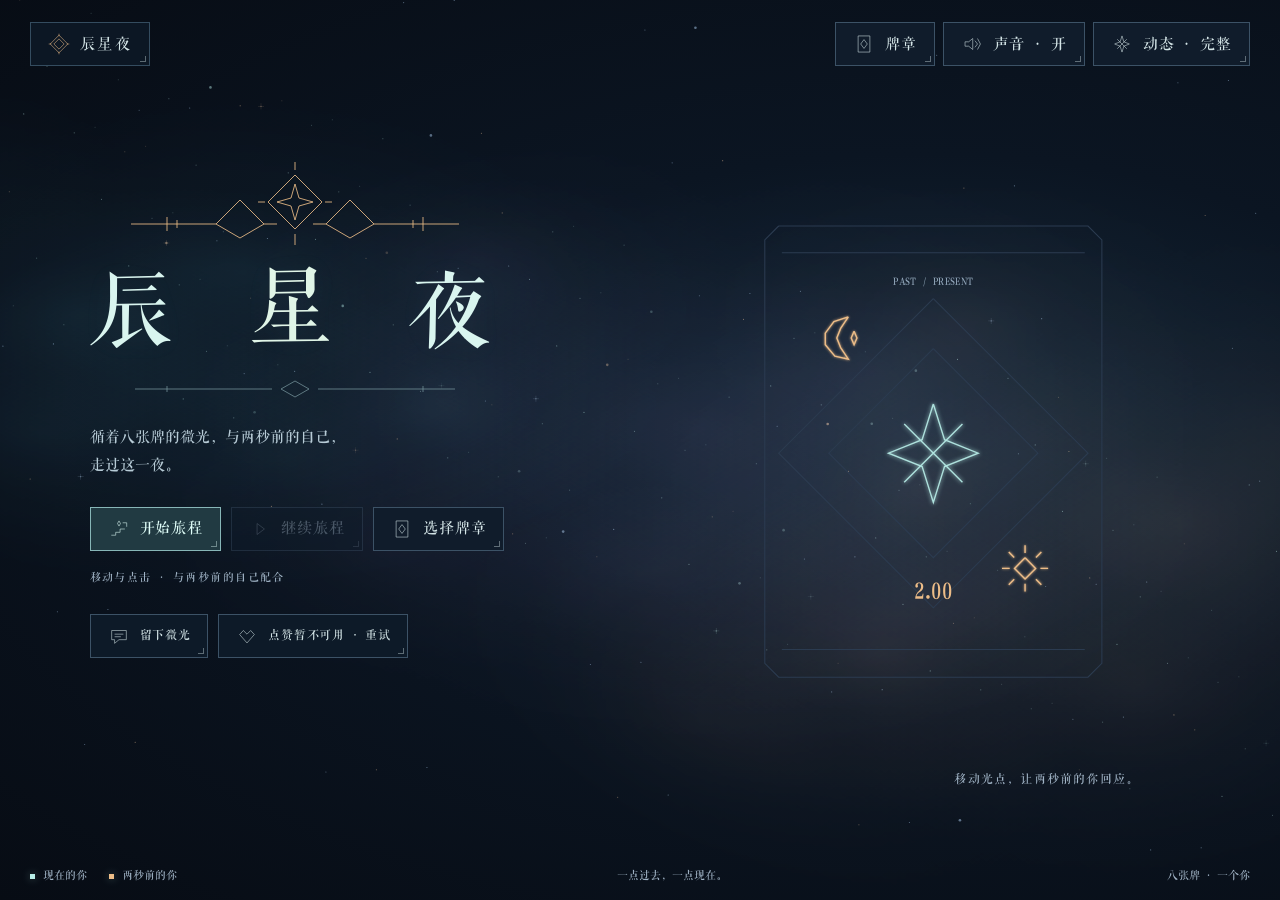
<file: index.html>
<!doctype html>
<html lang="zh-CN">
<head>
  <meta charset="UTF-8">
  <meta name="viewport" content="width=device-width,initial-scale=1,viewport-fit=cover">
  <meta name="theme-color" content="#090f19">
  <meta name="description" content="循着八张牌的微光，与两秒前的自己，走过这一夜。一个关于成长与接纳的鼠标解谜游戏。">
  <title>辰星夜 · 与过去的自己，共赴星夜</title>
  <link rel="stylesheet" href="style.css">
  <link rel="preload" href="assets/FZfont140.TTF" as="font" type="font/ttf" crossorigin>
</head>
<body>
<main id="app">
  <canvas id="canvas" aria-label="青色是现在，暖金重播两秒前的动作。停留多久，影子就停留多久；安排移动与交接，让两个自己合作。"></canvas>
  <header class="topbar">
    <button id="home" class="wordmark" data-symbol="世界">辰星夜</button>
    <nav aria-label="设置"><button id="levelsButton" data-symbol="chapters">牌章</button><button id="sound" data-symbol="sound" aria-pressed="false"><span id="soundLabel">声音 · 开</span></button><button id="motion" data-symbol="星星" aria-pressed="false"><span id="motionLabel">动态 · 完整</span></button></nav>
  </header>
  <section id="titleScreen" class="title-screen screen">
    <div class="title-copy">
      <div class="title-logo">
        <svg class="title-crown" viewBox="0 0 360 86" aria-hidden="true"><path d="M16 62H101L125 38L149 62H162 M198 62H211L235 38L259 62H344 M101 62L125 76L149 62 M211 62L235 76L259 62 M153 40L180 13L207 40L180 67Z M180 0V8 M180 72V83 M143 40H150 M210 40H217 M180 22L184 36L198 40L184 44L180 58L176 44L162 40L176 36Z M52 55V69 M62 58V66 M298 58V66 M308 55V69"/></svg>
        <h1 aria-label="辰星夜"><span>辰</span><span class="title-star">星</span><span>夜</span></h1>
        <svg class="title-rule" viewBox="0 0 360 20" aria-hidden="true"><path d="M20 10H157 M203 10H340 M166 10L180 2L194 10L180 18Z M52 7V13 M308 7V13"/></svg>
      </div>
      <p class="intro">循着八张牌的微光，与两秒前的自己，<br>走过这一夜。</p>
      <div class="title-actions"><button id="start" class="primary" data-symbol="愚者">开始旅程</button><button id="continueGame" data-symbol="continue" disabled><span id="continueLabel">继续旅程</span></button><button id="titleLevels" data-symbol="chapters">选择牌章</button></div>
      <p id="inputNote" class="micro">移动与点击 · 与两秒前的自己配合</p>
      <div class="community-actions"><button id="commentsButton" data-symbol="message">留下微光</button><button id="likeButton" data-symbol="like" aria-pressed="false"><span id="likeLabel">点赞 · 暂未开放</span></button></div>
    </div>
    <p class="title-note">移动光点，让两秒前的你回应。</p>
  </section>
  <section id="gameHeading" class="game-heading" hidden><span id="levelNumber" class="level-number"></span><div><h1 id="levelTitle"></h1><p id="levelTheme"></p><p id="levelTask" class="task"></p></div><span id="phaseLabel" class="phase-label"></span></section>
  <section id="gameBottom" class="game-bottom" hidden><p id="status" role="status"></p><div class="button-row"><button id="undo" data-symbol="back" disabled>撤回一步</button><button id="release" data-symbol="月亮"><span id="releaseLabel">重建回声</span></button><button id="hintButton" data-symbol="星星" hidden>启示</button><button id="pause" data-symbol="pause">暂停</button></div></section>
  <aside id="hint" class="hint-panel" hidden><h2>夜的启示</h2><p id="hintText"></p><div class="button-row"><button id="hintNext" data-symbol="continue">展示下一步</button><button id="closeHint" data-symbol="close">收起</button></div></aside>
  <section id="pauseScreen" class="screen centered scrim" hidden aria-labelledby="pauseTitle"><div class="ritual-panel"><div class="panel-sigil" data-symbol="月亮"></div><h2 id="pauseTitle">时间，停在这里。</h2><p>过去的你会等你回来。<br>继续后，光点会回到刚才的位置。</p><div class="stack"><button id="resume" class="primary" data-symbol="continue">继续旅程</button><button id="pauseRetry" data-symbol="retry">重置谜题</button><button id="pauseHome" data-symbol="back">返回首页</button></div></div></section>
  <section id="completeScreen" class="screen centered scrim" hidden aria-labelledby="completeTitle"><div class="ritual-panel"><div id="completeSigil" class="panel-sigil"></div><h2 id="completeTitle"></h2><p id="completeText"></p><button id="next" class="primary" data-symbol="continue"><span id="nextLabel">翻开下一张牌</span></button></div></section>
  <section id="endingScreen" class="screen centered scrim" hidden aria-labelledby="endingTitle"><div class="ritual-panel ending"><div class="duet-mark"><i></i><i></i></div><h2 id="endingTitle">原来，你一直都在。</h2><p>不必抹去走过的弯路，<br>也不必成为另一个人。<br>过去与现在，都是完整的你。</p><div id="collected" class="collected"></div><div class="button-row"><button id="again" class="primary" data-symbol="愚者">再走一程</button><button id="endingHome" data-symbol="back">返回首页</button></div></div></section>
  <section id="levelMenu" class="screen chapter-screen scrim" hidden aria-labelledby="chaptersTitle"><div class="chapter-header"><div><h2 id="chaptersTitle">今夜的八张牌</h2><p>从愚者的出发，到世界的回环。已抵达的牌章，随时重温。</p></div><button id="closeLevels" data-symbol="back">返回</button></div><div id="levelItems" class="chapter-grid"></div></section>
  <section id="community" class="screen community-screen scrim" hidden aria-labelledby="communityTitle"><div class="community-panel"><div class="chapter-header"><div><h2 id="communityTitle">留下微光</h2><p>把此刻想说的话，留给下一个路过的人。</p></div><button id="closeCommunity" data-symbol="close">返回</button></div><p id="communityStatus" class="service-status" role="status">正在连接夜色里的留言……</p><form id="commentForm"><label for="nickname">称呼 <small>可选 · 最多 16 字</small></label><input id="nickname" name="nickname" maxlength="32" autocomplete="nickname" placeholder="一位过客"><label for="commentBody">留言 <small>最多 300 字 · 提交后公开可见</small></label><textarea id="commentBody" name="body" rows="3" maxlength="600" required placeholder="此刻，你想留下什么？"></textarea><button id="submitComment" type="submit" class="primary" data-symbol="message">送出微光</button></form><div id="commentList" class="comment-list" aria-label="公开留言，可上下滚动" tabindex="0"></div><button id="moreComments" data-symbol="continue" hidden>更多留言</button></div></section>
  <section id="touchControls" class="touch-controls" hidden aria-label="触屏游戏控制"><button id="touchPad" type="button" class="touch-pad" aria-label="光域：滑动移动，轻点确认"><span data-symbol="世界"></span><span>滑动移动 · 轻点确认</span><small>无需按住 · 也可轻触场景选路</small></button></section>
  <footer><div class="legend"><span><i class="now"></i>现在的你</span><span><i class="echo"></i>两秒前的你</span></div><span id="footerText">一点过去，一点现在。</span><span>八张牌 · 一个你</span></footer>
</main>
<div id="virtualCursor" aria-hidden="true"><i></i></div>
<noscript>这个游戏需要 JavaScript。请使用桌面或手机浏览器打开。</noscript>
<script src="rules.js"></script><script src="core.js"></script><script src="symbols.js"></script><script src="render.js"></script><script src="community-config.js"></script><script src="community.js"></script><script src="music.js"></script><script src="app.js"></script>
</body>
</html>
</file>
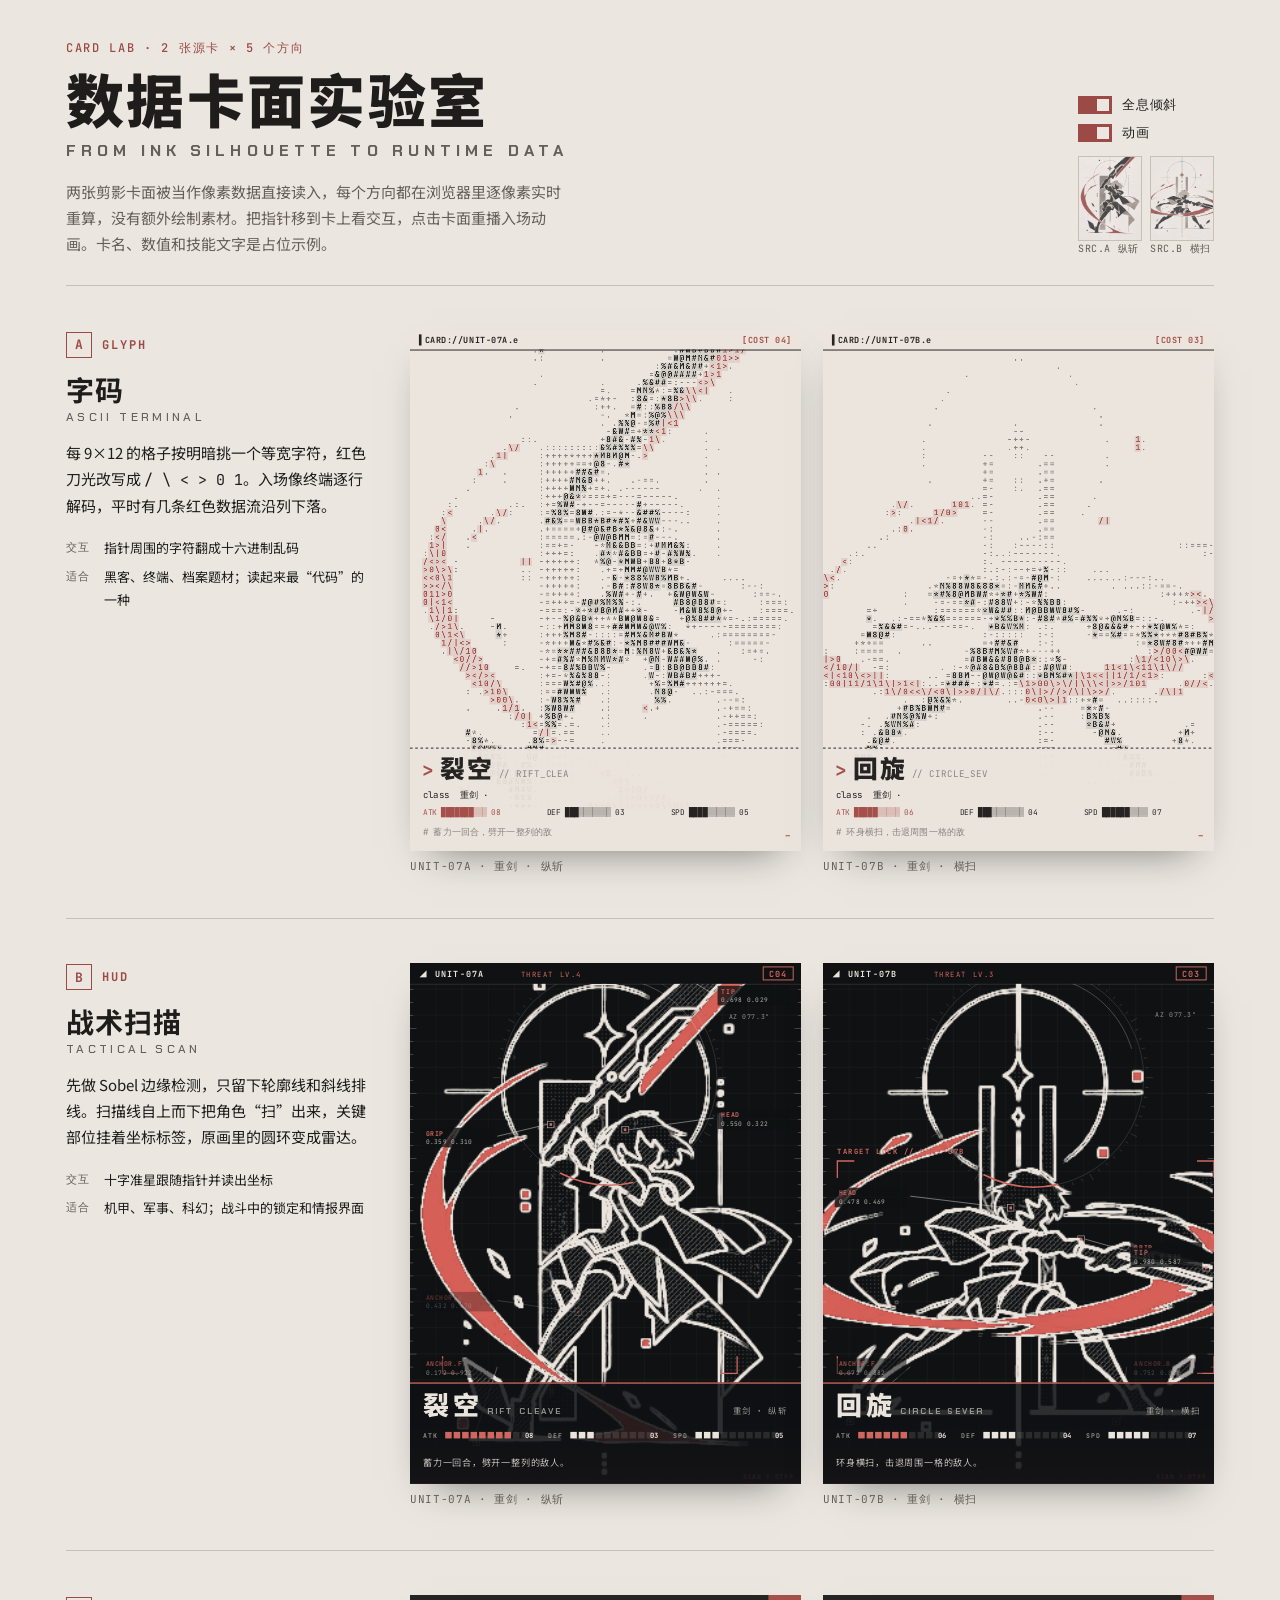
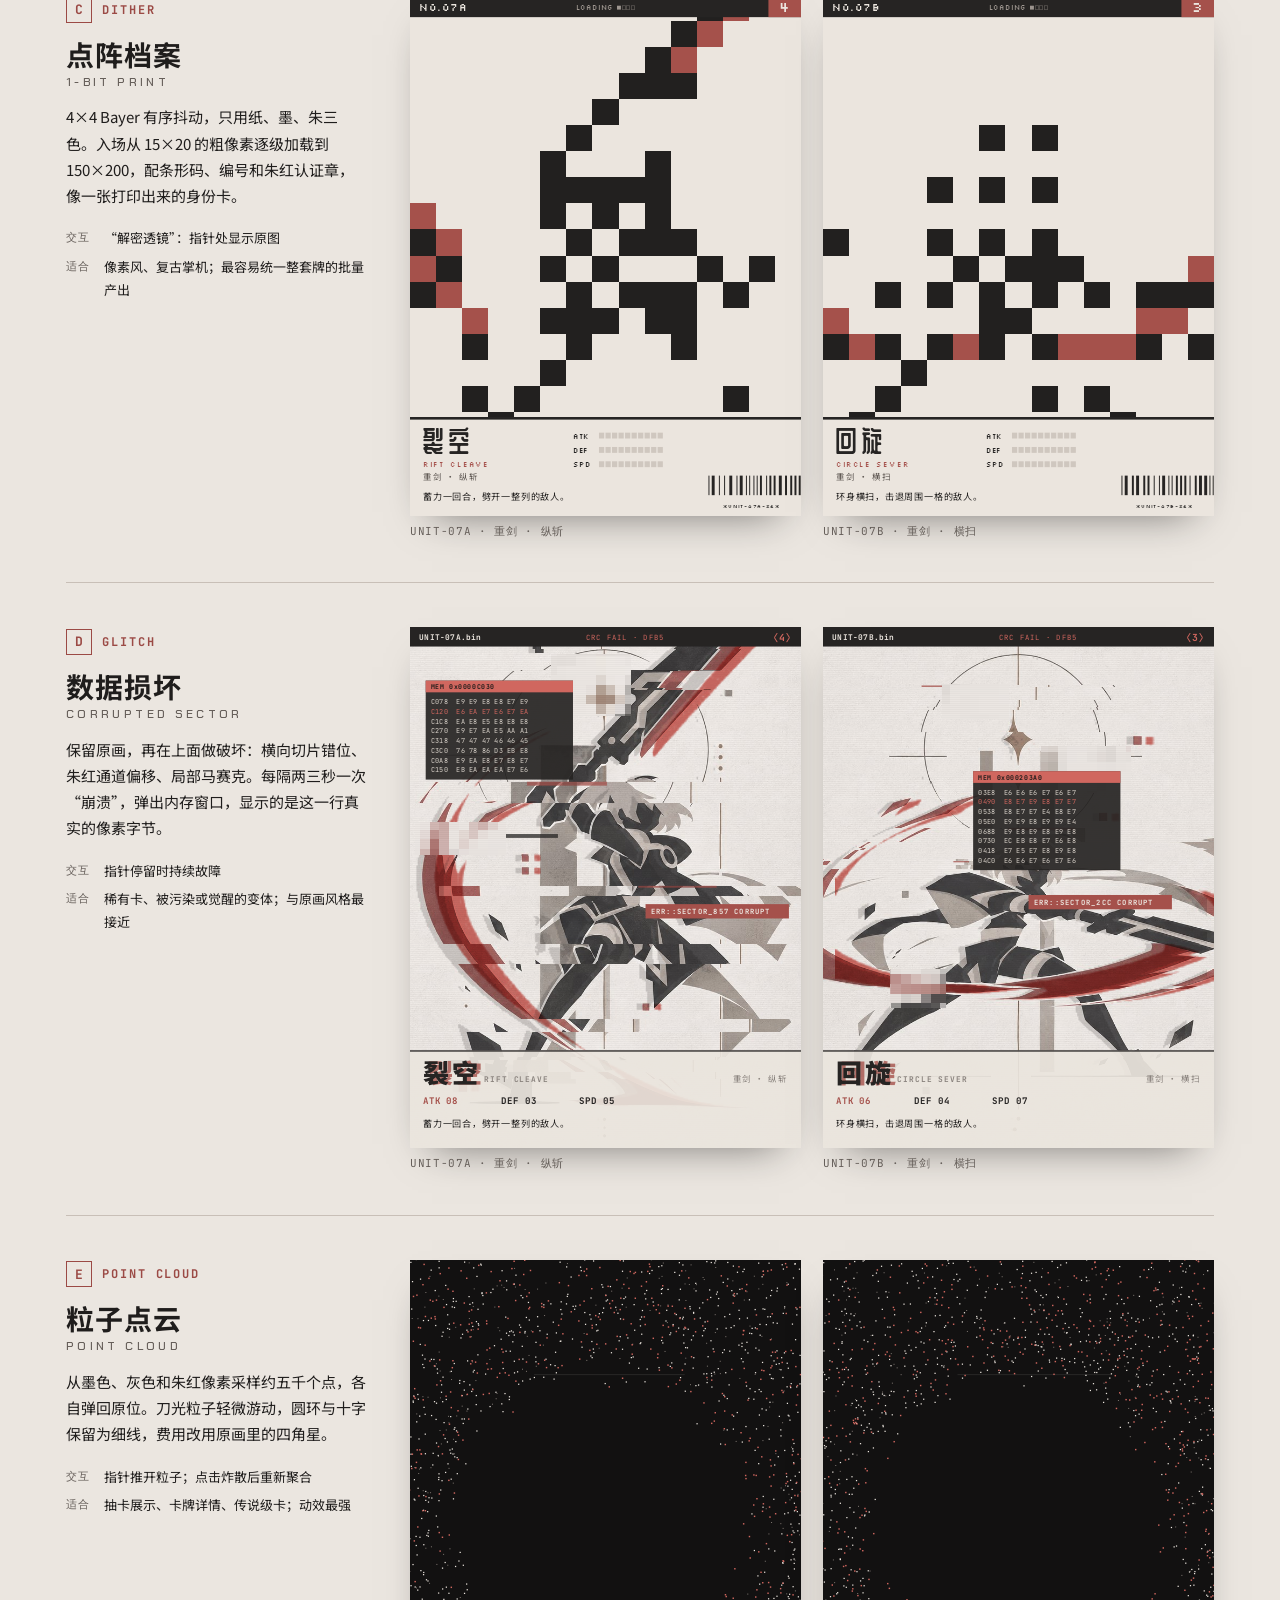
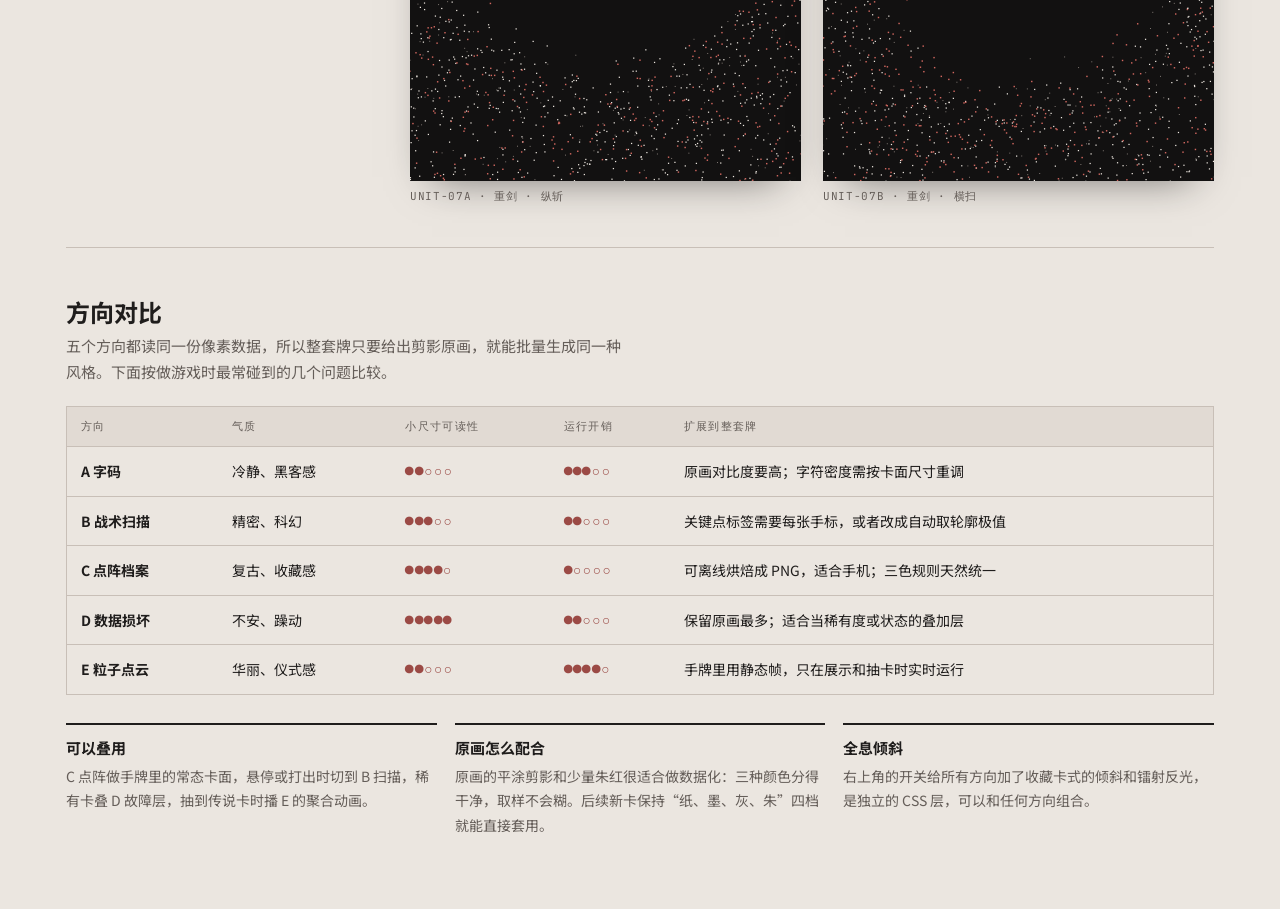
<file: card-lab/index.html>
<!doctype html>
<html lang="zh-CN">
<head>
<meta charset="utf-8">
<meta name="viewport" content="width=device-width, initial-scale=1, viewport-fit=cover">
<!--ARTIFACT-START-->
<title>数据卡面实验室</title>
<meta name="claude:viewport-fit-sides" content="cover">
<link rel="preconnect" href="https://fonts.googleapis.com">
<link rel="preconnect" href="https://fonts.gstatic.com" crossorigin>
<link rel="stylesheet" href="https://fonts.googleapis.com/css2?family=Chakra+Petch:wght@500;700&family=JetBrains+Mono:wght@400;700&family=Noto+Sans+SC:wght@400;700;900&family=Silkscreen&family=ZCOOL+QingKe+HuangYou&display=swap">
<style>
/* Layout: 展台式——每个方向一行：左列是方向说明，右列两张卡（纵斩 / 横扫）并排；窄屏单列 */
:root{
  --bg:#ebe6e0; --surface:#e1dad3; --fg:#1f1d1c; --muted:#655e59; --line:#c8bfb7; --accent:#9b4a45;
  --f-display:"Chakra Petch","Noto Sans SC",system-ui,sans-serif;
  --f-cjk:"Noto Sans SC","PingFang SC","Microsoft YaHei",sans-serif;
  --f-mono:"JetBrains Mono",ui-monospace,Menlo,Consolas,monospace;
}
@media (prefers-color-scheme: dark){:root:not([data-theme="light"]){
  --bg:#141312; --surface:#1d1b1a; --fg:#ece6df; --muted:#9d948d; --line:#36312e; --accent:#d4776f; color-scheme:dark}}
:root[data-theme="dark"]{--bg:#141312; --surface:#1d1b1a; --fg:#ece6df; --muted:#9d948d; --line:#36312e; --accent:#d4776f; color-scheme:dark}

*{box-sizing:border-box}
body{background:var(--bg);color:var(--fg);font:15px/1.75 var(--f-cjk);margin:0}
.wrap{max-width:1180px;margin:0 auto;padding-left:max(16px, env(safe-area-inset-left, 0px));padding-right:max(16px, env(safe-area-inset-right, 0px));padding-block:40px 64px}
.mono{font-family:var(--f-mono)}
header.top{display:grid;grid-template-columns:minmax(0,1fr) auto;gap:24px 40px;align-items:end;padding-bottom:28px;border-bottom:1px solid var(--line)}
.eyebrow{font:500 12px/1.4 var(--f-mono);letter-spacing:.14em;text-transform:uppercase;color:var(--accent);margin:0 0 10px}
h1{font:900 clamp(34px,5.4vw,58px)/1.1 var(--f-cjk);letter-spacing:.04em;margin:0;text-wrap:balance}
h1 small{display:block;font:700 clamp(13px,1.6vw,16px)/1.5 var(--f-display);letter-spacing:.32em;color:var(--muted);margin-top:8px}
.lede{max-width:62ch;color:var(--muted);margin:16px 0 0}
.controls{display:flex;flex-direction:column;gap:10px;align-items:flex-start}
.toggle{display:flex;align-items:center;gap:10px;font:500 13px var(--f-mono);letter-spacing:.06em;cursor:pointer;user-select:none}
.toggle input{appearance:none;width:34px;height:18px;border:1px solid var(--fg);position:relative;margin:0;cursor:pointer;flex:none}
.toggle input::after{content:"";position:absolute;top:2px;left:2px;width:12px;height:12px;background:var(--fg);transition:transform .18s}
.toggle input:checked{background:var(--accent);border-color:var(--accent)}
.toggle input:checked::after{transform:translateX(16px);background:var(--bg)}
.toggle input:focus-visible{outline:2px solid var(--accent);outline-offset:3px}
.src{display:flex;gap:8px;margin-top:4px}
.src figure{margin:0;width:64px}
.src img{display:block;width:64px;aspect-ratio:3/4;object-fit:cover;border:1px solid var(--line)}
.src figcaption{font:400 10px/1.6 var(--f-mono);color:var(--muted);letter-spacing:.06em}

.dir{display:grid;grid-template-columns:minmax(0,300px) minmax(0,1fr);gap:28px 44px;padding-block:44px;border-bottom:1px solid var(--line)}
.dir-info{min-width:0;align-self:start;position:sticky;top:calc(env(safe-area-inset-top, 0px) + 24px)}
.tag{display:inline-flex;align-items:center;gap:10px;font:700 12px/1 var(--f-mono);letter-spacing:.16em;color:var(--accent)}
.tag b{display:inline-grid;place-items:center;width:26px;height:26px;border:1px solid var(--accent);font-size:13px;letter-spacing:0}
.dir h2{font:700 28px/1.25 var(--f-cjk);margin:14px 0 2px;letter-spacing:.04em}
.dir h2 + .en{font:500 12px/1.4 var(--f-display);letter-spacing:.28em;color:var(--muted);text-transform:uppercase}
.dir p{margin:14px 0 0;max-width:46ch}
.meta{display:grid;grid-template-columns:auto minmax(0,1fr);gap:6px 14px;margin:18px 0 0;font-size:13px}
.meta dt{font:500 11px/1.9 var(--f-mono);letter-spacing:.1em;color:var(--muted);text-transform:uppercase}
.meta dd{margin:0}
.cards{display:grid;grid-template-columns:repeat(2,minmax(0,1fr));gap:22px;min-width:0}
.card{position:relative;aspect-ratio:3/4;max-width:100%;transform-style:preserve-3d;transition:transform .35s cubic-bezier(.2,.7,.2,1);will-change:transform}
.card canvas{display:block;width:100%;height:100%;touch-action:pan-y;cursor:crosshair;box-shadow:0 18px 40px -22px rgba(0,0,0,.55)}
.card .foil{position:absolute;inset:0;pointer-events:none;opacity:0;transition:opacity .3s;mix-blend-mode:soft-light;
  background:
    radial-gradient(circle at var(--mx,50%) var(--my,50%), rgba(255,255,255,.75), rgba(255,255,255,0) 42%),
    linear-gradient(115deg, rgba(255,255,255,0) 20%, rgba(255,120,110,.55) 38%, rgba(255,230,170,.5) 46%, rgba(120,220,255,.55) 56%, rgba(255,255,255,0) 72%);
  background-size:100% 100%, 260% 260%;
  background-position:center, var(--fx,50%) var(--fy,50%)}
body.holo .card.hover .foil{opacity:.85}
body.holo .card.hover{transform:perspective(1000px) rotateX(var(--rx,0deg)) rotateY(var(--ry,0deg)) scale(1.02)}
.card figcaption{position:absolute;left:0;top:calc(100% + 8px);font:400 11px/1.4 var(--f-mono);color:var(--muted);letter-spacing:.06em}
.cards{padding-bottom:22px}

.compare{padding-block:48px 8px}
.compare h2{font:700 24px/1.3 var(--f-cjk);margin:0 0 6px}
.compare > p{color:var(--muted);margin:0 0 20px;max-width:70ch}
.tbl{overflow-x:auto;border:1px solid var(--line)}
table{border-collapse:collapse;width:100%;min-width:720px;font-size:14px}
th,td{text-align:left;padding:12px 14px;border-bottom:1px solid var(--line);vertical-align:top}
th{font:500 11px/1.4 var(--f-mono);letter-spacing:.12em;text-transform:uppercase;color:var(--muted);background:var(--surface)}
tr:last-child td{border-bottom:0}
td:first-child{font-weight:700;white-space:nowrap}
.dots{font-family:var(--f-mono);letter-spacing:.1em;color:var(--accent);white-space:nowrap}
.note{margin-top:28px;display:grid;grid-template-columns:repeat(auto-fit,minmax(min(100%,300px),1fr));gap:18px}
.note div{border-top:2px solid var(--fg);padding-top:12px}
.note h3{font:700 15px/1.4 var(--f-cjk);margin:0 0 6px}
.note p{margin:0;color:var(--muted);font-size:14px}

@media (max-width:860px){
  header.top{grid-template-columns:minmax(0,1fr)}
  .dir{grid-template-columns:minmax(0,1fr)}
  .dir-info{position:static}
}
@media (max-width:520px){
  .cards{grid-template-columns:minmax(0,1fr);gap:40px}
}
@media (prefers-reduced-motion: reduce){ .card,.card .foil,.toggle input::after{transition:none} }
</style>

<div class="wrap">
  <header class="top">
    <div>
      <p class="eyebrow">Card Lab · 2 张源卡 × 5 个方向</p>
      <h1>数据卡面实验室<small>FROM INK SILHOUETTE TO RUNTIME DATA</small></h1>
      <p class="lede">两张剪影卡面被当作像素数据直接读入，每个方向都在浏览器里逐像素实时重算，没有额外绘制素材。把指针移到卡上看交互，点击卡面重播入场动画。卡名、数值和技能文字是占位示例。</p>
    </div>
    <div class="controls">
      <label class="toggle" for="holo"><input type="checkbox" id="holo" checked>全息倾斜</label>
      <label class="toggle" for="motion"><input type="checkbox" id="motion" checked>动画</label>
      <div class="src" aria-label="原图">
        <figure><img id="srcA" alt="原图：纵斩"><figcaption>SRC.A 纵斩</figcaption></figure>
        <figure><img id="srcB" alt="原图：横扫"><figcaption>SRC.B 横扫</figcaption></figure>
      </div>
    </div>
  </header>

  <section class="dir" data-dir="glyph">
    <div class="dir-info">
      <span class="tag"><b>A</b>GLYPH</span>
      <h2>字码</h2><div class="en">ASCII Terminal</div>
      <p>每 9×12 的格子按明暗挑一个等宽字符，红色刀光改写成 <span class="mono">/ \ &lt; &gt; 0 1</span>。入场像终端逐行解码，平时有几条红色数据流沿列下落。</p>
      <dl class="meta">
        <dt>交互</dt><dd>指针周围的字符翻成十六进制乱码</dd>
        <dt>适合</dt><dd>黑客、终端、档案题材；读起来最“代码”的一种</dd>
      </dl>
    </div>
    <div class="cards"></div>
  </section>

  <section class="dir" data-dir="hud">
    <div class="dir-info">
      <span class="tag"><b>B</b>HUD</span>
      <h2>战术扫描</h2><div class="en">Tactical Scan</div>
      <p>先做 Sobel 边缘检测，只留下轮廓线和斜线排线。扫描线自上而下把角色“扫”出来，关键部位挂着坐标标签，原画里的圆环变成雷达。</p>
      <dl class="meta">
        <dt>交互</dt><dd>十字准星跟随指针并读出坐标</dd>
        <dt>适合</dt><dd>机甲、军事、科幻；战斗中的锁定和情报界面</dd>
      </dl>
    </div>
    <div class="cards"></div>
  </section>

  <section class="dir" data-dir="dither">
    <div class="dir-info">
      <span class="tag"><b>C</b>DITHER</span>
      <h2>点阵档案</h2><div class="en">1-bit Print</div>
      <p>4×4 Bayer 有序抖动，只用纸、墨、朱三色。入场从 15×20 的粗像素逐级加载到 150×200，配条形码、编号和朱红认证章，像一张打印出来的身份卡。</p>
      <dl class="meta">
        <dt>交互</dt><dd>“解密透镜”：指针处显示原图</dd>
        <dt>适合</dt><dd>像素风、复古掌机；最容易统一整套牌的批量产出</dd>
      </dl>
    </div>
    <div class="cards"></div>
  </section>

  <section class="dir" data-dir="glitch">
    <div class="dir-info">
      <span class="tag"><b>D</b>GLITCH</span>
      <h2>数据损坏</h2><div class="en">Corrupted Sector</div>
      <p>保留原画，再在上面做破坏：横向切片错位、朱红通道偏移、局部马赛克。每隔两三秒一次“崩溃”，弹出内存窗口，显示的是这一行真实的像素字节。</p>
      <dl class="meta">
        <dt>交互</dt><dd>指针停留时持续故障</dd>
        <dt>适合</dt><dd>稀有卡、被污染或觉醒的变体；与原画风格最接近</dd>
      </dl>
    </div>
    <div class="cards"></div>
  </section>

  <section class="dir" data-dir="particle">
    <div class="dir-info">
      <span class="tag"><b>E</b>POINT CLOUD</span>
      <h2>粒子点云</h2><div class="en">Point Cloud</div>
      <p>从墨色、灰色和朱红像素采样约五千个点，各自弹回原位。刀光粒子轻微游动，圆环与十字保留为细线，费用改用原画里的四角星。</p>
      <dl class="meta">
        <dt>交互</dt><dd>指针推开粒子；点击炸散后重新聚合</dd>
        <dt>适合</dt><dd>抽卡展示、卡牌详情、传说级卡；动效最强</dd>
      </dl>
    </div>
    <div class="cards"></div>
  </section>

  <section class="compare">
    <h2>方向对比</h2>
    <p>五个方向都读同一份像素数据，所以整套牌只要给出剪影原画，就能批量生成同一种风格。下面按做游戏时最常碰到的几个问题比较。</p>
    <div class="tbl">
      <table>
        <thead><tr><th>方向</th><th>气质</th><th>小尺寸可读性</th><th>运行开销</th><th>扩展到整套牌</th></tr></thead>
        <tbody>
          <tr><td>A 字码</td><td>冷静、黑客感</td><td class="dots">●●○○○</td><td class="dots">●●●○○</td><td>原画对比度要高；字符密度需按卡面尺寸重调</td></tr>
          <tr><td>B 战术扫描</td><td>精密、科幻</td><td class="dots">●●●○○</td><td class="dots">●●○○○</td><td>关键点标签需要每张手标，或者改成自动取轮廓极值</td></tr>
          <tr><td>C 点阵档案</td><td>复古、收藏感</td><td class="dots">●●●●○</td><td class="dots">●○○○○</td><td>可离线烘焙成 PNG，适合手机；三色规则天然统一</td></tr>
          <tr><td>D 数据损坏</td><td>不安、躁动</td><td class="dots">●●●●●</td><td class="dots">●●○○○</td><td>保留原画最多；适合当稀有度或状态的叠加层</td></tr>
          <tr><td>E 粒子点云</td><td>华丽、仪式感</td><td class="dots">●●○○○</td><td class="dots">●●●●○</td><td>手牌里用静态帧，只在展示和抽卡时实时运行</td></tr>
        </tbody>
      </table>
    </div>
    <div class="note">
      <div><h3>可以叠用</h3><p>C 点阵做手牌里的常态卡面，悬停或打出时切到 B 扫描，稀有卡叠 D 故障层，抽到传说卡时播 E 的聚合动画。</p></div>
      <div><h3>原画怎么配合</h3><p>原画的平涂剪影和少量朱红很适合做数据化：三种颜色分得干净，取样不会糊。后续新卡保持“纸、墨、灰、朱”四档就能直接套用。</p></div>
      <div><h3>全息倾斜</h3><p>右上角的开关给所有方向加了收藏卡式的倾斜和镭射反光，是独立的 CSS 层，可以和任何方向组合。</p></div>
    </div>
  </section>
</div>

<script src="sources.js"></script>
<script>
(()=>{
const W=600,H=800,AW=300,AH=400;
const PAPER='#ebe5de',INK='#262423',GREY='#8a837e',RED='#a5514b',RED_HI='#d0675f';
const CJK='"Noto Sans SC","PingFang SC","Microsoft YaHei",sans-serif';
const MONO='"JetBrains Mono",ui-monospace,Menlo,Consolas,monospace';
const DISP='"Chakra Petch",'+CJK;
const PIX='"Silkscreen",'+MONO;
const PIXCJK='"ZCOOL QingKe HuangYou",'+CJK;
const reduce=matchMedia('(prefers-reduced-motion: reduce)').matches;
const small=matchMedia('(max-width:700px)').matches;
const clamp=(v,a,b)=>v<a?a:v>b?b:v;
const ease=p=>1-Math.pow(1-clamp(p,0,1),3);
const mk=(w,h)=>{const c=document.createElement('canvas');c.width=w;c.height=h;return c};
function hash(n){n=Math.imul(n^(n>>>16),0x45d9f3b);n=Math.imul(n^(n>>>16),0x45d9f3b);return((n^(n>>>16))>>>0)/4294967296}
function rng(seed){let a=seed>>>0;return()=>{a=(a+0x6D2B79F5)>>>0;let t=a;t=Math.imul(t^(t>>>15),t|1);t^=t+Math.imul(t^(t>>>7),t|61);return((t^(t>>>14))>>>0)/4294967296}}

const CARDS=[
 {key:'a',seed:7,id:'UNIT-07A',no:'07A',cn:'裂空',en:'RIFT CLEAVE',cls:'重剑 · 纵斩',cost:4,atk:8,def:3,spd:5,
  skill:'蓄力一回合，劈开一整列的敌人。',
  ring:[.51,.22,.275],
  pts:[['TIP',.70,.03],['GRIP',.36,.31],['HEAD',.55,.32],['ANCHOR.F',.17,.92],['ANCHOR.B',.43,.67]]},
 {key:'b',seed:11,id:'UNIT-07B',no:'07B',cn:'回旋',en:'CIRCLE SEVER',cls:'重剑 · 横扫',cost:3,atk:6,def:4,spd:7,
  skill:'环身横扫，击退周围一格的敌人。',
  ring:[.54,.22,.28],
  pts:[['HEAD',.48,.47],['GRIP',.66,.53],['TIP',.98,.585],['ANCHOR.F',.07,.88],['ANCHOR.B',.75,.88]]}
];

/* ---------- 取样：把原画变成 300×400 的亮度 / 朱红度 / 边缘 三张数据图 ---------- */
function analyze(img){
  const c=mk(AW,AH),x=c.getContext('2d',{willReadFrequently:true});
  x.drawImage(img,0,0,AW,AH);
  const d=x.getImageData(0,0,AW,AH).data,n=AW*AH;
  const lum=new Float32Array(n),red=new Float32Array(n),edge=new Float32Array(n),raw=new Uint8Array(n);
  for(let i=0;i<n;i++){
    const r=d[i*4],g=d[i*4+1],b=d[i*4+2],l=(.299*r+.587*g+.114*b)/255;
    raw[i]=l*255|0; lum[i]=clamp((l-.3)/.6,0,1); red[i]=clamp((r-g-22)/40,0,1);
  }
  for(let y=1;y<AH-1;y++)for(let x2=1;x2<AW-1;x2++){
    const i=y*AW+x2,L=lum;
    const gx=-L[i-AW-1]-2*L[i-1]-L[i+AW-1]+L[i-AW+1]+2*L[i+1]+L[i+AW+1];
    const gy=-L[i-AW-1]-2*L[i-AW]-L[i-AW+1]+L[i+AW-1]+2*L[i+AW]+L[i+AW+1];
    edge[i]=Math.min(1,Math.hypot(gx,gy)*.9);
  }
  let x0=AW,y0=AH,x1=0,y1=0;
  for(let y=6;y<AH-6;y++)for(let x2=6;x2<AW-6;x2++){if(lum[y*AW+x2]<.15){if(x2<x0)x0=x2;if(x2>x1)x1=x2;if(y<y0)y0=y;if(y>y1)y1=y}}
  const k=W/AW;
  return{img,lum,red,edge,raw,bbox:[x0*k,y0*k,x1*k,y1*k]};
}
function grid(A,field,cols,rows){
  const out=new Float32Array(cols*rows);
  for(let r=0;r<rows;r++){const ya=Math.floor(r*AH/rows),yb=Math.max(ya+1,Math.floor((r+1)*AH/rows));
    for(let c=0;c<cols;c++){const xa=Math.floor(c*AW/cols),xb=Math.max(xa+1,Math.floor((c+1)*AW/cols));
      let s=0,m=0;for(let y=ya;y<yb;y++)for(let x=xa;x<xb;x++){s+=field[y*AW+x];m++}
      out[r*cols+c]=s/m}}
  return out;
}
function maskLayer(A,fn){const c=mk(AW,AH),x=c.getContext('2d'),im=x.createImageData(AW,AH),d=im.data;
  for(let y=0;y<AH;y++)for(let x2=0;x2<AW;x2++){const i=y*AW+x2,o=fn(i,x2,y);if(o){d[i*4]=o[0];d[i*4+1]=o[1];d[i*4+2]=o[2];d[i*4+3]=o[3]}}
  x.putImageData(im,0,0);return c}

/* ---------- 共用绘制工具 ---------- */
function T(ctx,s,x,y,font,color,align='left',ls=0,base='alphabetic'){
  ctx.font=font;ctx.fillStyle=color;ctx.textAlign=align;ctx.textBaseline=base;
  if('letterSpacing' in ctx)ctx.letterSpacing=ls+'px';
  ctx.fillText(s,x,y);
  if('letterSpacing' in ctx)ctx.letterSpacing='0px';
}
function bars(ctx,x,y,val,seg,w,h,gap,on,off,p=1){
  const lit=Math.round(val*clamp(p,0,1));
  for(let i=0;i<seg;i++){ctx.fillStyle=i<lit?on:off;ctx.fillRect(x+i*(w+gap),y,w,h)}
}
function star4(ctx,x,y,r,fill){ctx.beginPath();ctx.moveTo(x,y-r);ctx.lineTo(x+r*.22,y-r*.22);ctx.lineTo(x+r,y);ctx.lineTo(x+r*.22,y+r*.22);ctx.lineTo(x,y+r);ctx.lineTo(x-r*.22,y+r*.22);ctx.lineTo(x-r,y);ctx.lineTo(x-r*.22,y-r*.22);ctx.closePath();ctx.fillStyle=fill;ctx.fill()}
const pad2=n=>String(n).padStart(2,'0');
const hex=(n,l=2)=>n.toString(16).toUpperCase().padStart(l,'0');

/* ===================== A 字码 ===================== */
function Glyph(card,A){
  const cols=64,rows=64,cw=W/cols,ch=H/rows;
  const L=grid(A,A.lum,cols,rows),R=grid(A,A.red,cols,rows);
  const RAMP=' .:-=+*#%@',DENSE='@#%&8BWM',REDC='/\\<>|01',HEX='0123456789ABCDEF';
  const cells=[];
  const base=mk(W*2,H*2),b=base.getContext('2d');
  b.scale(2,2);b.fillStyle=PAPER;b.fillRect(0,0,W,H);
  b.font=`700 ${ch*.96}px ${MONO}`;b.textAlign='center';b.textBaseline='middle';
  for(let r=0;r<rows;r++)for(let c=0;c<cols;c++){
    const i=r*cols+c,l=L[i],rd=R[i],h=hash(i*31+card.seed);let s='',col=INK;
    if(rd>.3){s=REDC[(h*REDC.length)|0];col=RED}
    else if(l<.93){const dk=1-l;s=dk>.86?DENSE[(h*DENSE.length)|0]:RAMP[Math.min(9,(dk*10)|0)];col=l<.36?INK:GREY}
    cells.push({s,col});
    if(rd>.3||l<.36){b.fillStyle=rd>.3?'rgba(165,81,75,.13)':'rgba(38,36,35,.11)';b.fillRect(c*cw,r*ch,cw,ch)}
    if(s.trim()){b.fillStyle=col;b.fillText(s,c*cw+cw/2,r*ch+ch/2)}
  }
  const filled=cells.map((v,i)=>v.s.trim()?i:-1).filter(i=>i>=0);
  const streams=Array.from({length:5},(_,k)=>({c:(hash(k*97+card.seed)*cols)|0,o:hash(k*13+card.seed),sp:.18+hash(k*7)*.22}));
  function cellChar(ctx,i,s,col,a=1){const c=i%cols,r=(i/cols)|0;ctx.fillStyle=PAPER;ctx.fillRect(c*cw,r*ch,cw,ch);ctx.globalAlpha=a;ctx.fillStyle=col;ctx.fillText(s,c*cw+cw/2,r*ch+ch/2);ctx.globalAlpha=1}
  return{draw(ctx,t,ptr){
    const p=clamp(t/1.5,0,1),front=ease(p)*(rows+8);
    ctx.fillStyle=PAPER;ctx.fillRect(0,0,W,H);
    ctx.save();ctx.beginPath();ctx.rect(0,0,W,Math.min(H,(front-8)*ch));ctx.clip();ctx.drawImage(base,0,0,W,H);ctx.restore();
    ctx.font=`700 ${ch*.96}px ${MONO}`;ctx.textAlign='center';ctx.textBaseline='middle';
    const tick=(t*24)|0;
    if(p<1){for(let r=Math.max(0,(front-8)|0);r<Math.min(rows,front|0);r++)for(let c=0;c<cols;c++){const i=r*cols+c;if(!cells[i].s.trim()&&hash(i+tick)>.25)continue;
      cellChar(ctx,i,HEX[(hash(i*3+tick)*16)|0],hash(i+tick*7)>.8?RED:INK,.25+.75*(r-(front-8))/8)}}
    else{
      for(let k=0;k<22;k++){const i=filled[(hash(tick*131+k+card.seed)*filled.length)|0];cellChar(ctx,i,RAMP[(hash(i+tick)*9|0)+1],cells[i].col,.85)}
      for(const s of streams){const head=((t*s.sp+s.o)%1.4)*rows|0;
        for(let k=0;k<9;k++){const r=head-k;if(r<0||r>=rows)continue;const i=r*cols+s.c;cellChar(ctx,i,HEX[(hash(i+tick*(k+1))*16)|0],k===0?RED:INK,k===0?1:.55-k*.05)}}
    }
    if(ptr){const R2=7;const pc=(ptr.x/cw)|0,pr=(ptr.y/ch)|0;
      for(let r=pr-R2;r<=pr+R2;r++)for(let c=pc-R2*1.35|0;c<=pc+R2*1.35;c++){if(r<0||c<0||r>=rows||c>=cols)continue;
        const d=Math.hypot((c-pc)/1.35,r-pr);if(d>R2)continue;const i=r*cols+c;
        cellChar(ctx,i,HEX[(hash(i*5+tick)*16)|0],d<R2*.45?RED:(cells[i].s.trim()?INK:GREY),1-d/R2*.6)}}
    // 终端外框
    const tp=clamp((t-.3)/1.4,0,1),type=(s)=>s.slice(0,Math.ceil(s.length*tp));
    ctx.fillStyle=PAPER;ctx.fillRect(0,0,W,30);ctx.fillStyle=INK;ctx.fillRect(0,30,W,1.5);
    T(ctx,type(`▌CARD://${card.id}.exe`),14,20,`700 13px ${MONO}`,INK,'left',.5);
    T(ctx,`[COST ${pad2(card.cost)}]`,W-14,20,`700 13px ${MONO}`,RED,'right',.5);
    const py=642;ctx.fillStyle='rgba(235,229,222,.94)';ctx.fillRect(0,py,W,H-py);
    ctx.setLineDash([4,4]);ctx.strokeStyle=INK;ctx.lineWidth=1.5;ctx.beginPath();ctx.moveTo(0,py);ctx.lineTo(W,py);ctx.stroke();ctx.setLineDash([]);
    T(ctx,'>',18,py+44,`700 30px ${MONO}`,RED);
    T(ctx,type(card.cn),46,py+46,`900 38px ${CJK}`,INK,'left',4);
    T(ctx,type(`// ${card.en.replace(' ','_')}`),48+card.cn.length*44,py+44,`400 14px ${MONO}`,GREY,'left',1);
    T(ctx,type(`class  ${card.cls}`),20,py+76,`400 14px ${MONO}`,INK);
    const st=[['ATK',card.atk],['DEF',card.def],['SPD',card.spd]];
    st.forEach(([k,v],j)=>{const x=20+j*190,y=py+102;
      const bar='█'.repeat(Math.round(v*tp))+'░'.repeat(10-Math.round(v*tp));
      T(ctx,`${k} ${bar} ${pad2(v)}`,x,y,`400 12px ${MONO}`,j===0?RED:INK)});
    T(ctx,type(`# ${card.skill}`),20,py+134,`400 14px ${MONO}`,GREY);
    if(((t*2)|0)%2===0)T(ctx,'_',W-24,py+134,`700 14px ${MONO}`,RED);
  }};
}

/* ===================== B 战术扫描 ===================== */
function Hud(card,A){
  const layer=maskLayer(A,(i,x,y)=>{
    const l=A.lum[i],r=A.red[i],e=A.edge[i];
    if(r>.35)return[214,96,88,(150+105*r)|0];
    if(e>.14)return[234,228,220,Math.min(255,e*330)|0];
    if(l<.3&&(x+y)%4===0)return[234,228,220,85];
    if(l<.78&&x%3===0&&y%3===0)return[234,228,220,55];
    return null});
  const [bx0,by0,bx1,by1]=A.bbox,BG='#0f1113',LN='#eae4dc';
  return{draw(ctx,t,ptr){
    const p=ease(t/1.2);
    ctx.fillStyle=BG;ctx.fillRect(0,0,W,H);
    ctx.strokeStyle='rgba(234,228,220,.05)';ctx.lineWidth=1;ctx.beginPath();
    for(let x=0;x<=W;x+=40){ctx.moveTo(x,0);ctx.lineTo(x,H)}for(let y=0;y<=H;y+=40){ctx.moveTo(0,y);ctx.lineTo(W,y)}ctx.stroke();
    const sy=t<1.6?ease(t/1.6)*H:((t-1.6)*.22%1.25)*H;
    ctx.imageSmoothingEnabled=true;
    ctx.globalAlpha=(t<1.6?0:.38);ctx.drawImage(layer,0,0,W,H);ctx.globalAlpha=1;
    ctx.save();ctx.beginPath();ctx.rect(0,0,W,Math.min(sy,H));ctx.clip();ctx.drawImage(layer,0,0,W,H);ctx.restore();
    if(sy<H){const g=ctx.createLinearGradient(0,sy-90,0,sy);g.addColorStop(0,'rgba(208,103,95,0)');g.addColorStop(1,'rgba(208,103,95,.22)');
      ctx.fillStyle=g;ctx.fillRect(0,sy-90,W,90);ctx.fillStyle=RED_HI;ctx.fillRect(0,sy-1,W,2);
      T(ctx,`SCAN Y:${String(sy|0).padStart(4,'0')}`,W-12,sy-8,`700 10px ${MONO}`,RED_HI,'right',1)}
    // 雷达环（来自原画的圆环）
    const [rx,ry,rr]=card.ring,cx=rx*W,cy=ry*H,R=rr*W;
    ctx.strokeStyle='rgba(234,228,220,.22)';ctx.lineWidth=1;ctx.beginPath();ctx.arc(cx,cy,R,0,7);ctx.stroke();
    ctx.beginPath();for(let k=0;k<72;k++){const a=k/72*Math.PI*2,l=k%6?5:11;ctx.moveTo(cx+Math.cos(a)*(R+3),cy+Math.sin(a)*(R+3));ctx.lineTo(cx+Math.cos(a)*(R+3+l),cy+Math.sin(a)*(R+3+l))}ctx.stroke();
    const a0=t*.9;ctx.strokeStyle=RED_HI;ctx.lineWidth=2.5;ctx.beginPath();ctx.arc(cx,cy,R,a0,a0+.7);ctx.stroke();
    ctx.lineWidth=1;ctx.beginPath();ctx.arc(cx,cy,R-12,-a0*1.4,-a0*1.4+1.6);ctx.strokeStyle='rgba(234,228,220,.4)';ctx.stroke();
    T(ctx,`AZ ${((a0*57.3)%360).toFixed(1).padStart(5,'0')}°`,cx+R+18,cy-R*.55,`400 10px ${MONO}`,'rgba(234,228,220,.6)','left',1);
    // 锁定框
    const e=(1-p)*60,x0=bx0-14-e,y0=by0-14-e,x1=bx1+14+e,y1=Math.min(by1+14,630)+e,L2=26;
    ctx.strokeStyle=RED_HI;ctx.lineWidth=2;ctx.beginPath();
    [[x0,y0,1,1],[x1,y0,-1,1],[x0,y1,1,-1],[x1,y1,-1,-1]].forEach(([x,y,dx,dy])=>{ctx.moveTo(x+dx*L2,y);ctx.lineTo(x,y);ctx.lineTo(x,y+dy*L2)});ctx.stroke();
    ctx.globalAlpha=p;T(ctx,`TARGET LOCK // ${card.id}`,x0,y0-10,`700 11px ${MONO}`,RED_HI,'left',1.5);ctx.globalAlpha=1;
    // 关键点
    card.pts.forEach(([name,u,v],j)=>{
      const q=clamp((t-.6-j*.18)/.5,0,1);if(!q)return;
      const px=u*W,py=v*H,left=u>.5,lx=left?W-128:18,ly=clamp(py+(j%2?18:-18),48,620);
      ctx.globalAlpha=q;ctx.strokeStyle='rgba(234,228,220,.7)';ctx.lineWidth=1;
      ctx.strokeRect(px-5,py-5,10,10);ctx.fillStyle=RED_HI;ctx.fillRect(px-2,py-2,4,4);
      ctx.beginPath();ctx.moveTo(px+(left?6:-6),py);ctx.lineTo(left?lx-6:lx+116,ly);ctx.lineTo(left?lx-6+ -0:lx+116,ly);ctx.stroke();
      ctx.fillStyle='rgba(15,17,19,.78)';ctx.fillRect(lx,ly-13,110,30);
      T(ctx,name,lx+6,ly-1,`700 10px ${MONO}`,RED_HI,'left',1);
      T(ctx,`${(u+Math.sin(t*3+j)*.002).toFixed(3)} ${(v+Math.cos(t*2.6+j)*.002).toFixed(3)}`,lx+6,ly+12,`400 9.5px ${MONO}`,'rgba(234,228,220,.75)','left',.5);
      ctx.globalAlpha=1});
    // 边缘刻度
    ctx.fillStyle='rgba(234,228,220,.35)';
    for(let y=40;y<640;y+=20){ctx.fillRect(0,y,y%100?5:10,1);ctx.fillRect(W-(y%100?5:10),y,y%100?5:10,1)}
    // 指针
    if(ptr){ctx.strokeStyle='rgba(234,228,220,.28)';ctx.beginPath();ctx.moveTo(ptr.x,30);ctx.lineTo(ptr.x,640);ctx.moveTo(0,ptr.y);ctx.lineTo(W,ptr.y);ctx.stroke();
      ctx.strokeStyle=RED_HI;ctx.lineWidth=1.5;ctx.beginPath();ctx.arc(ptr.x,ptr.y,18,0,7);ctx.stroke();ctx.beginPath();ctx.arc(ptr.x,ptr.y,26,t*3,t*3+1.2);ctx.stroke();
      const ai=((ptr.y/H*AH)|0)*AW+((ptr.x/W*AW)|0),dens=A.raw[ai]??0;
      T(ctx,`X${String(ptr.x|0).padStart(3,'0')} Y${String(ptr.y|0).padStart(3,'0')} D${hex(dens)}`,ptr.x+30,ptr.y-22,`700 11px ${MONO}`,LN,'left',1)}
    // 外框
    ctx.fillStyle=BG;ctx.fillRect(0,0,W,32);ctx.fillStyle='rgba(234,228,220,.2)';ctx.fillRect(0,32,W,1);
    T(ctx,'◢ '+card.id,14,21,`700 13px ${MONO}`,LN,'left',1.5);
    T(ctx,'THREAT LV.'+(card.atk>6?4:3),170,21,`400 11px ${MONO}`,RED_HI,'left',1.5);
    ctx.strokeStyle=RED_HI;ctx.lineWidth=1.5;ctx.strokeRect(W-58,6,46,20);T(ctx,'C'+pad2(card.cost),W-35,21,`700 13px ${MONO}`,RED_HI,'center',1);
    const py=644;ctx.fillStyle='rgba(15,17,19,.86)';ctx.fillRect(0,py,W,H-py);ctx.fillStyle=RED_HI;ctx.fillRect(0,py,W*p,2);
    T(ctx,card.cn,20,py+50,`900 40px ${CJK}`,LN,'left',6);
    T(ctx,card.en,22+card.cn.length*48,py+48,`700 13px ${DISP}`,'rgba(234,228,220,.6)','left',3);
    T(ctx,card.cls,W-20,py+48,`400 13px ${CJK}`,'rgba(234,228,220,.6)','right',2);
    [['ATK',card.atk],['DEF',card.def],['SPD',card.spd]].forEach(([k,v],j)=>{const x=20+j*192,y=py+76;
      T(ctx,k,x,y+9,`700 10px ${MONO}`,'rgba(234,228,220,.6)','left',1.5);
      bars(ctx,x+34,y,v,10,10,10,3,j===0?RED_HI:LN,'rgba(234,228,220,.12)',clamp((t-.8-j*.15)/.6,0,1));
      T(ctx,pad2(v),x+170,y+9,`700 11px ${MONO}`,LN,'right')});
    T(ctx,card.skill,20,py+128,`400 14px ${CJK}`,'rgba(234,228,220,.8)','left',1);
  }};
}

/* ===================== C 点阵档案 ===================== */
function Dither(card,A){
  const B4=[0,8,2,10,12,4,14,6,3,11,1,9,15,7,13,5].map(v=>(v+.5)/16);
  const P=[235,229,222],K=[34,32,31],Rd=[165,81,75];
  const levels=[[15,20],[30,40],[75,100],[150,200]].map(([c,r])=>{
    const L=grid(A,A.lum,c,r),R=grid(A,A.red,c,r),cv=mk(c,r),x=cv.getContext('2d'),im=x.createImageData(c,r);
    for(let y=0;y<r;y++)for(let x2=0;x2<c;x2++){const i=y*c+x2,th=B4[(y%4)*4+x2%4];
      const col=R[i]>.25&&R[i]>th*.9?Rd:(L[i]>th?P:K);im.data.set([...col,255],i*4)}
    x.putImageData(im,0,0);return cv});
  const bars2=Array.from({length:46},(_,i)=>1+((hash(i*17+card.seed)*3)|0));
  return{draw(ctx,t,ptr){
    const lv=Math.min(3,(clamp(t/1.1,0,1)*4)|0);
    ctx.imageSmoothingEnabled=false;ctx.drawImage(levels[lv],0,0,W,H);
    // 打印头
    const hy=((t*.16)%1.15)*H;
    if(t>1.2&&hy<H){ctx.globalCompositeOperation='difference';ctx.fillStyle='#ffffff';ctx.fillRect(0,(hy/4|0)*4,W,4);ctx.globalCompositeOperation='source-over'}
    // 解密透镜
    if(ptr){const r=74;ctx.save();ctx.beginPath();ctx.arc(ptr.x,ptr.y,r,0,7);ctx.clip();ctx.imageSmoothingEnabled=true;ctx.drawImage(A.img,0,0,W,H);ctx.restore();
      ctx.strokeStyle='#222';ctx.lineWidth=4;ctx.beginPath();ctx.arc(ptr.x,ptr.y,r,0,7);ctx.stroke();
      ctx.fillStyle=RED;ctx.fillRect(ptr.x+r*.62,ptr.y-r*.92,52,16);T(ctx,'RAW 1:1',ptr.x+r*.62+26,ptr.y-r*.92+12,`400 9px ${PIX}`,'#ebe5de','center')}
    ctx.imageSmoothingEnabled=false;
    // 顶部
    ctx.fillStyle=INK;ctx.fillRect(0,0,W,34);
    T(ctx,'NO.'+card.no,14,24,`400 16px ${PIX}`,PAPER,'left',1);
    T(ctx,lv<3?`LOADING ${'■'.repeat(lv+1)}${'□'.repeat(3-lv)}`:'1-BIT / BAYER 4×4',W/2,23,`400 10px ${PIX}`,'#9d958f','center',1);
    ctx.fillStyle=RED;ctx.fillRect(W-50,0,50,34);T(ctx,String(card.cost),W-25,26,`400 22px ${PIX}`,PAPER,'center');
    // 认证章
    if(t>1.1){const q=ease((t-1.1)/.3);ctx.save();ctx.translate(W-112,598);ctx.rotate(-.18);ctx.scale(2-q,2-q);ctx.globalAlpha=q*.92;
      ctx.strokeStyle=RED;ctx.lineWidth=3;ctx.strokeRect(-62,-22,124,44);ctx.lineWidth=1;ctx.strokeRect(-57,-17,114,34);
      T(ctx,'已 认 证',0,6,`400 20px ${PIXCJK}`,RED,'center',2);ctx.restore()}
    // 底部档案
    const py=648;ctx.fillStyle=PAPER;ctx.fillRect(0,py,W,H-py);ctx.fillStyle=INK;ctx.fillRect(0,py,W,4);
    T(ctx,card.cn,18,py+52,`400 44px ${PIXCJK}`,INK,'left',6);
    T(ctx,card.en,20,py+76,`400 11px ${PIX}`,RED,'left',2);
    T(ctx,card.cls,20,py+96,`400 13px ${CJK}`,'#5f5853','left',2);
    [['ATK',card.atk],['DEF',card.def],['SPD',card.spd]].forEach(([k,v],j)=>{const y=py+24+j*22;
      T(ctx,k,250,y+9,`400 10px ${PIX}`,INK,'left',1);bars(ctx,290,y,v,10,8,9,2,j===0?RED:INK,'#cfc7bf',clamp((t-.9)/.5,0,1))});
    T(ctx,card.skill,20,py+128,`400 14px ${CJK}`,INK,'left',1);
    let bx=W-142;ctx.fillStyle=INK;bars2.forEach((w,i)=>{if(i%2===0)ctx.fillRect(bx,py+90,w*1.5,30);bx+=w*1.5+1});
    T(ctx,`*${card.id}-26*`,W-76,py+140,`400 8px ${PIX}`,INK,'center',1);
  }};
}

/* ===================== D 数据损坏 ===================== */
function Glitch(card,A){
  const redL=maskLayer(A,i=>A.red[i]>.2?[200,70,62,(A.red[i]*255)|0]:null);
  const inkL=maskLayer(A,i=>A.lum[i]<.4?[30,28,28,200]:null);
  const low=mk(40,54);low.getContext('2d').drawImage(A.img,0,0,40,54);
  const sx=A.img.width/W,sy=A.img.height/H,period=2.6+card.seed%3*.35;
  return{draw(ctx,t,ptr){
    const ph=(t+card.seed*.37)%period,burst=ph<.36?1-ph/.36:0;
    let G=.05+.9*burst+(ptr?.55:0);if(t<.9)G=Math.max(G,1-t/.9);G=Math.min(G,1.2);
    const tick=(t*14)|0,rnd=rng(tick*977+card.seed);
    ctx.imageSmoothingEnabled=true;ctx.drawImage(A.img,0,0,W,H);
    if(G>.08){const n=2+(G*11)|0;for(let k=0;k<n;k++){const y=rnd()*H,h=3+rnd()*48*G,dx=(rnd()-.5)*130*G;
      ctx.drawImage(A.img,0,y*sy,A.img.width,h*sy,dx,y,W,h);
      if(rnd()<.25*G){ctx.fillStyle=rnd()<.5?RED:INK;ctx.globalAlpha=.75;ctx.fillRect(rnd()*W,y,20+rnd()*160*G,Math.max(2,h*.18));ctx.globalAlpha=1}}}
    ctx.globalCompositeOperation='multiply';
    ctx.globalAlpha=.55+.3*Math.min(1,G);ctx.drawImage(redL,4+G*20,(rnd()-.5)*5*G,W,H);
    ctx.globalAlpha=.22;ctx.drawImage(inkL,-(2+G*11),0,W,H);
    ctx.globalAlpha=1;ctx.globalCompositeOperation='source-over';
    if(G>.35){ctx.imageSmoothingEnabled=false;const m=1+(rnd()*3|0);for(let k=0;k<m;k++){const w=40+rnd()*140,h=20+rnd()*90,x=rnd()*(W-w),y=40+rnd()*(560-h);
      ctx.drawImage(low,x/W*40,y/H*54,w/W*40,h/H*54,x,y,w,h)}ctx.imageSmoothingEnabled=true}
    ctx.fillStyle='rgba(30,28,28,.045)';for(let y=0;y<H;y+=3)ctx.fillRect(0,y,W,1);
    if(G>.4){const r2=rng(((t+card.seed*.37)/period|0)*31+card.seed),mx=20+r2()*(W-250),my=60+r2()*360,row=(my/H*AH)|0;
      ctx.fillStyle='rgba(38,36,35,.92)';ctx.fillRect(mx,my,226,152);ctx.fillStyle=RED_HI;ctx.fillRect(mx,my,226,18);
      T(ctx,`MEM 0x${hex(row*AW*4,8)}`,mx+8,my+13,`700 10px ${MONO}`,'#1b1a19','left',1);
      for(let r=0;r<8;r++){const off=row*AW+((tick+r*7)%40)*6;let s=hex((off*4)&0xffff,4)+'  ';
        for(let b=0;b<6;b++)s+=hex(A.raw[(off+b)%A.raw.length])+' ';
        T(ctx,s,mx+8,my+36+r*15,`400 10.5px ${MONO}`,r===((tick/2)|0)%8?RED_HI:'#d8d1c9','left',.5)}
      ctx.fillStyle=RED;const ex=r2()*(W-230),ey=90+r2()*480;ctx.fillRect(ex,ey,220,22);
      T(ctx,`ERR::SECTOR_${hex((r2()*4096)|0,3)} CORRUPT`,ex+8,ey+15,`700 11px ${MONO}`,PAPER,'left',1)}
    // 外框
    ctx.fillStyle=INK;ctx.fillRect(0,0,W,30);
    T(ctx,`${card.id}.bin`,14,20,`700 12px ${MONO}`,PAPER,'left',1);
    T(ctx,`CRC ${G>.4?'FAIL':'OK'} · ${hex((hash(tick)*65535)|0,4)}`,W/2+30,20,`400 11px ${MONO}`,G>.4?RED_HI:'#9d958f','center',1);
    T(ctx,'⟨'+card.cost+'⟩',W-16,21,`700 15px ${MONO}`,RED_HI,'right');
    const py=650,j=G>.3?(rnd()-.5)*14*G:0;
    ctx.fillStyle='rgba(235,229,222,.92)';ctx.fillRect(0,py,W,H-py);ctx.fillStyle=INK;ctx.fillRect(0,py,W,2);
    if(G>.2){ctx.globalAlpha=.8;T(ctx,card.cn,20+j+6,py+50,`900 40px ${CJK}`,RED,'left',5);ctx.globalAlpha=1}
    T(ctx,card.cn,20-j*.4,py+50,`900 40px ${CJK}`,INK,'left',5);
    T(ctx,card.en,22+card.cn.length*46,py+48,`700 12px ${MONO}`,GREY,'left',2);
    T(ctx,card.cls,W-20,py+48,`400 13px ${CJK}`,GREY,'right',2);
    [['ATK',card.atk],['DEF',card.def],['SPD',card.spd]].forEach(([k,v],i)=>{
      const shown=G>.5&&rnd()<.4?hex((rnd()*255)|0):pad2(v);
      T(ctx,`${k} ${shown}`,20+i*120,py+82,`700 14px ${MONO}`,i===0?RED:INK,'left',1)});
    T(ctx,card.skill,20,py+118,`400 14px ${CJK}`,INK,'left',1);
  }};
}

/* ===================== E 粒子点云 ===================== */
function Particle(card,A){
  const cand=[];const r0=rng(card.seed*101);
  for(let y=0;y<AH;y++)for(let x=0;x<AW;x++){const i=y*AW+x,l=A.lum[i],rd=A.red[i];
    let c=-1;if(rd>.45){if(r0()<.8)c=2}else if(l<.3){if(r0()<.5)c=0}else if(l<.8){if(r0()<.12)c=1}
    if(c>=0)cand.push([x*2+r0()*2,y*2+r0()*2,c])}
  for(let i=cand.length-1;i>0;i--){const j=(r0()*(i+1))|0;[cand[i],cand[j]]=[cand[j],cand[i]]}
  const N=Math.min(cand.length,small?3200:6200);cand.length=N;cand.sort((a,b)=>a[2]-b[2]);
  const hx=new Float32Array(N),hy=new Float32Array(N),x=new Float32Array(N),y=new Float32Array(N),vx=new Float32Array(N),vy=new Float32Array(N),cl=new Uint8Array(N),ph=new Float32Array(N);
  cand.forEach((c,i)=>{hx[i]=c[0];hy[i]=c[1];cl[i]=c[2];ph[i]=r0()*6.28});
  const COL=['#ece6df','#857d77',RED_HI],SZ=[1.9,1.5,2.2],BG='#121111';
  let last=0;
  function scatter(power){for(let i=0;i<N;i++){const a=r0()*6.28,s=power*(.4+r0());vx[i]+=Math.cos(a)*s;vy[i]+=Math.sin(a)*s}}
  function reset(){for(let i=0;i<N;i++){const a=r0()*6.28,d=300+r0()*500;x[i]=W/2+Math.cos(a)*d;y[i]=H/2+Math.sin(a)*d;vx[i]=vy[i]=0}}
  reset();
  return{replay(){scatter(26)},restart(){reset()},draw(ctx,t,ptr){
    const dt=Math.min(.05,Math.max(0,t-last));last=t;const steps=Math.max(1,Math.round(dt*60));
    const k=t<.2?0:.035,damp=.86;
    for(let s=0;s<steps;s++)for(let i=0;i<N;i++){
      let tx=hx[i],ty=hy[i];if(cl[i]===2){tx+=Math.sin(t*1.7+ph[i])*4;ty+=Math.cos(t*1.3+ph[i])*2.5}
      let ax=(tx-x[i])*k,ay=(ty-y[i])*k;
      if(ptr){const dx=x[i]-ptr.x,dy=y[i]-ptr.y,d2=dx*dx+dy*dy;if(d2<6400&&d2>.01){const d=Math.sqrt(d2),f=(1-d/80)*3.2;ax+=dx/d*f;ay+=dy/d*f}}
      vx[i]=(vx[i]+ax)*damp;vy[i]=(vy[i]+ay)*damp;x[i]+=vx[i];y[i]+=vy[i]}
    ctx.fillStyle=BG;ctx.fillRect(0,0,W,H);
    const [rx,ry,rr]=card.ring,cx=rx*W,cy=ry*H,R=rr*W,q=ease((t-.4)/1.2);
    ctx.strokeStyle='rgba(236,230,223,.16)';ctx.lineWidth=1;ctx.beginPath();ctx.arc(cx,cy,R,-Math.PI/2,-Math.PI/2+q*Math.PI*2);ctx.stroke();
    ctx.beginPath();ctx.moveTo(cx,cy-R*1.3*q);ctx.lineTo(cx,cy+R*2.8*q);ctx.moveTo(cx-R*1.25*q,cy);ctx.lineTo(cx-R*.7,cy);ctx.moveTo(cx+R*.7,cy);ctx.lineTo(cx+R*1.25*q,cy);ctx.stroke();
    let c=-1;for(let i=0;i<N;i++){if(cl[i]!==c){c=cl[i];ctx.fillStyle=COL[c]}const s=SZ[c];ctx.fillRect(x[i]-s/2,y[i]-s/2,s,s)}
    // 外框
    const a=ease((t-.9)/.8);ctx.globalAlpha=a;
    star4(ctx,W-44,46,30,RED_HI);T(ctx,String(card.cost),W-44,47,`700 18px ${DISP}`,BG,'center',0,'middle');
    T(ctx,card.no,20,46,`700 26px ${DISP}`,'#ece6df','left',2);T(ctx,`${N} PTS`,22,66,`500 10px ${MONO}`,'#857d77','left',2);
    const g=ctx.createLinearGradient(0,600,0,H);g.addColorStop(0,'rgba(18,17,17,0)');g.addColorStop(.35,'rgba(18,17,17,.92)');ctx.fillStyle=g;ctx.fillRect(0,600,W,200);
    const py=660;
    T(ctx,card.cn,W/2,py+36,`900 44px ${CJK}`,'#ece6df','center',14);
    T(ctx,card.en,W/2,py+62,`700 13px ${DISP}`,RED_HI,'center',6);
    ctx.fillStyle='rgba(236,230,223,.25)';ctx.fillRect(60,py+78,W-120,1);
    T(ctx,`ATK ${pad2(card.atk)}   ·   DEF ${pad2(card.def)}   ·   SPD ${pad2(card.spd)}`,W/2,py+102,`500 13px ${DISP}`,'#ece6df','center',3);
    T(ctx,card.skill,W/2,py+128,`400 13px ${CJK}`,'#a39a93','center',1);
    ctx.globalAlpha=1;
  }};
}

const FACTORY={glyph:Glyph,hud:Hud,dither:Dither,glitch:Glitch,particle:Particle};
const views=[];
let animate=!reduce;
const motionBox=document.getElementById('motion');motionBox.checked=animate;

function setup(analyses){
  document.querySelectorAll('.dir').forEach(sec=>{
    const kind=sec.dataset.dir,wrap=sec.querySelector('.cards');
    CARDS.forEach((card,ci)=>{
      const fig=document.createElement('figure');fig.className='card';fig.style.margin='0';
      const cv=document.createElement('canvas');cv.setAttribute('role','img');
      cv.setAttribute('aria-label',`${card.cn}（${card.cls}），方向 ${sec.querySelector('h2').textContent}`);
      const foil=document.createElement('div');foil.className='foil';
      const cap=document.createElement('figcaption');cap.textContent=`${card.id} · ${card.cls}`;
      fig.append(cv,foil,cap);wrap.append(fig);
      const v={kind,card,cv,fig,ctx:cv.getContext('2d'),r:FACTORY[kind](card,analyses[ci]),t0:performance.now(),ptr:null,visible:false,seen:false,dirty:true};
      views.push(v);
      const toLocal=e=>{const b=cv.getBoundingClientRect();return{x:(e.clientX-b.left)/b.width*W,y:(e.clientY-b.top)/b.height*H}};
      fig.addEventListener('pointermove',e=>{v.ptr=toLocal(e);v.dirty=true;
        const b=fig.getBoundingClientRect(),u=(e.clientX-b.left)/b.width,w=(e.clientY-b.top)/b.height;
        fig.style.setProperty('--ry',((u-.5)*14).toFixed(2)+'deg');fig.style.setProperty('--rx',((.5-w)*14).toFixed(2)+'deg');
        fig.style.setProperty('--mx',(u*100).toFixed(1)+'%');fig.style.setProperty('--my',(w*100).toFixed(1)+'%');
        fig.style.setProperty('--fx',(u*100).toFixed(1)+'%');fig.style.setProperty('--fy',(w*100).toFixed(1)+'%')});
      fig.addEventListener('pointerenter',()=>fig.classList.add('hover'));
      fig.addEventListener('pointerleave',()=>{v.ptr=null;v.dirty=true;fig.classList.remove('hover')});
      fig.addEventListener('click',()=>{if(v.r.replay&&kind==='particle')v.r.replay();else v.t0=performance.now();v.dirty=true});
    });
  });
  const io=new IntersectionObserver(es=>es.forEach(e=>{const v=views.find(v=>v.fig===e.target);v.visible=e.isIntersecting;
    if(e.isIntersecting&&!v.seen){v.seen=true;v.t0=performance.now();v.r.restart&&v.r.restart()}v.dirty=true}),{rootMargin:'80px'});
  views.forEach(v=>io.observe(v.fig));
  resize();addEventListener('resize',resize);
  requestAnimationFrame(frame);
}
function resize(){const dpr=Math.min(devicePixelRatio||1,2);
  views.forEach(v=>{const b=v.cv.getBoundingClientRect();const w=Math.round(b.width*dpr),h=Math.round(b.height*dpr);
    if(w&&(v.cv.width!==w||v.cv.height!==h)){v.cv.width=w;v.cv.height=h}v.dirty=true})}
function frame(now){
  for(const v of views){if(!v.visible)continue;if(!animate&&!v.dirty)continue;
    const t=animate?(now-v.t0)/1000:9.5;
    v.ctx.setTransform(v.cv.width/W,0,0,v.cv.height/H,0,0);
    v.ctx.save();v.r.draw(v.ctx,t,v.ptr);v.ctx.restore();v.dirty=false}
  requestAnimationFrame(frame);
}
document.getElementById('holo').addEventListener('change',e=>document.body.classList.toggle('holo',e.target.checked));
document.body.classList.toggle('holo',document.getElementById('holo').checked);
motionBox.addEventListener('change',()=>{animate=motionBox.checked;views.forEach(v=>{v.dirty=true;if(animate)v.t0=performance.now()-9500})});

const load=src=>new Promise((ok,no)=>{const i=new Image();i.onload=()=>ok(i);i.onerror=no;i.src=src});
const fontsReady=Promise.race([
  Promise.all([`700 12px "JetBrains Mono"`,`900 20px "Noto Sans SC"`,`400 12px "Silkscreen"`,`400 20px "ZCOOL QingKe HuangYou"`,`700 12px "Chakra Petch"`].map(f=>document.fonts.load(f,'裂空回旋已认证A0'))).catch(()=>{}),
  new Promise(r=>setTimeout(r,2500))]);
document.getElementById('srcA').src=CARD_SOURCES.a;document.getElementById('srcB').src=CARD_SOURCES.b;
Promise.all([load(CARD_SOURCES.a),load(CARD_SOURCES.b),fontsReady]).then(([a,b])=>setup([analyze(a),analyze(b)]));
})();
</script>
<!--ARTIFACT-END-->
</file>
<file: style.css>
@font-face{font-family:"Arcana YueSong";src:url("assets/FZfont140.TTF") format("truetype");font-style:normal;font-weight:400;font-display:swap}
:root{color-scheme:dark;--night:#090f19;--panel:#101b29;--cyan:#b8eee8;--gold:#edbd88;--text:#d5e6e8;--muted:#a1b4c6;--line:#3c5266;--ease:cubic-bezier(.16,1,.3,1);--font:"Arcana YueSong","Songti SC","SimSun",serif;font-family:var(--font);font-size:15px;font-synthesis:none}

*{box-sizing:border-box}
body{margin:0;background:var(--night);color:var(--text);overflow:hidden}
body.cursor-ready.light-cursor:not(.touch-mode),body.cursor-ready.light-cursor:not(.touch-mode) *{cursor:none!important}
button,input,textarea{font:inherit}
button:not(:disabled){cursor:pointer}
button:disabled{cursor:not-allowed}
button{position:relative;display:inline-flex;align-items:center;justify-content:center;gap:10px;min-height:44px;padding:10px 17px;border:1px solid var(--line);border-radius:0;background:#101c2b;color:var(--text);letter-spacing:.06em;transition:background-color .32s,color .32s,border-color .32s,box-shadow .32s,transform .22s var(--ease);isolation:isolate}
button::after{content:"";position:absolute;width:5px;height:5px;right:3px;bottom:3px;border-right:1px solid currentColor;border-bottom:1px solid currentColor;opacity:.4;pointer-events:none}
button.virtual-hover,button:focus-visible{color:var(--cyan);border-color:var(--cyan);background:#1b3441;box-shadow:0 3px 22px #070c1466}
button.virtual-down{transform:translateY(1px);background:#284952}
button:disabled{opacity:.4;color:var(--muted);transform:none;box-shadow:none}
button:focus-visible,input:focus-visible,textarea:focus-visible{outline:2px solid var(--gold);outline-offset:4px}
button.primary{background:#213a42;border-color:#87b6b7;color:#e1fffa}
.primary.virtual-hover{background:#30525a}
@media(hover:hover){
body:not(.light-cursor) button:not(:disabled):hover{color:var(--cyan);border-color:var(--cyan);background:#1b3441;box-shadow:0 3px 22px #070c1466}
body:not(.light-cursor) .primary:not(:disabled):hover{background:#30525a}
body:not(.light-cursor) button:not(:disabled):active{transform:translateY(1px);background:#284952}
}
svg{width:22px;height:22px;stroke:currentColor;fill:none;stroke-width:1.6;flex-shrink:0;pointer-events:none}
button>*{pointer-events:none}
h1,h2,p{margin:0}
h1,h2{font-family:var(--font);font-weight:400}
h2{font-size:30px;letter-spacing:.08em;text-wrap:balance}
p{line-height:1.9;color:var(--muted)}
[hidden]{display:none!important}
#app{width:100vw;height:100dvh;min-height:520px}
#canvas{position:fixed;inset:0;width:100%;height:100%;z-index:0}
.topbar{position:fixed;z-index:10;top:22px;left:30px;right:30px;display:flex;justify-content:space-between;align-items:center;gap:20px}
.topbar nav{display:flex;gap:8px}
.wordmark{border-color:#344c5f;background:#0c1724;font-family:var(--font);letter-spacing:.16em}
.wordmark svg{color:var(--gold)}
.screen{position:fixed;z-index:3;inset:0;pointer-events:none}
.screen button,.screen input,.screen textarea,.screen form,.screen .comment-list{pointer-events:auto}
.title-copy{position:absolute;left:max(7vw,40px);top:clamp(100px,18vh,210px);width:50vw;max-width:640px}
.title-copy h1{font-size:clamp(50px,5.5vw,84px);line-height:1.2;letter-spacing:.12em;color:#d9f5ef}
.title-copy h1 span{padding-left:1.12em}
.title-logo{width:min(410px,100%);color:var(--cyan)}
.title-logo .title-crown{display:block;width:100%;height:auto;max-height:86px;color:var(--gold);stroke-width:.85;margin-bottom:17px;overflow:visible}
.title-logo h1{display:flex;align-items:center;justify-content:space-between;font-size:clamp(64px,6.4vw,92px);line-height:1.18;letter-spacing:.12em;text-shadow:0 0 30px #b8eee810}
.title-logo h1 span{padding:0;display:block}
.title-logo h1 .title-star{transform:translateY(-5px);color:#e0f5e7}
.title-logo .title-rule{display:block;width:100%;height:20px;margin-top:17px;color:#729097;stroke-width:.8}
.intro{margin-top:25px;color:#b7cbd6;font-size:15px}
.title-actions{display:flex;flex-wrap:wrap;gap:10px;margin-top:26px;max-width:590px}
.micro{font-size:11px;letter-spacing:.13em;margin-top:17px}
.community-actions{display:flex;gap:10px;margin-top:25px}
.community-actions button{font-size:12px;background:#0d1a28}
#likeButton{transition:background-color .18s,color .18s,border-color .18s,box-shadow .18s,transform .1s var(--ease)}
#likeButton svg path{transition:fill .14s ease-out,stroke .14s ease-out,opacity .14s ease-out}
#likeButton[aria-pressed="true"]{color:var(--gold);border-color:#9d7656;background:#241d1c;box-shadow:0 3px 22px #070c1466,0 0 18px #edbd8818}
#likeButton[aria-pressed="true"] svg path{fill:currentColor;stroke:currentColor}
#likeButton:active,#likeButton.virtual-down{transform:translateY(1px) scale(.98);transition-duration:.07s}
#likeButton.is-committing{cursor:progress}
.title-note{position:absolute;right:11%;bottom:12%;font-size:12px;letter-spacing:.1em}
.game-heading{position:fixed;z-index:2;top:105px;left:7%;right:7%;display:flex;gap:24px;pointer-events:none}
.level-number{font-family:var(--font);font-size:40px;min-width:64px;color:var(--gold);border-top:1px solid var(--line);padding-top:12px}
.game-heading h1{font-size:35px;letter-spacing:.14em;margin-bottom:8px}
.game-heading p{font-size:13px}
.game-heading .task{color:var(--text);margin-top:7px}
.phase-label{margin-left:auto;font-size:12px;color:var(--gold);padding-top:18px;white-space:nowrap}
.game-bottom{position:fixed;left:7%;right:7%;bottom:67px;z-index:4;display:flex;gap:20px;align-items:center;justify-content:space-between;pointer-events:none}
.game-bottom p{max-width:61%;font-size:12px}
.button-row{display:flex;gap:9px;flex-wrap:wrap}
.game-bottom button{pointer-events:auto}
.hint-panel{position:fixed;z-index:12;bottom:126px;right:7%;width:360px;padding:25px;background:#111f2e;border:1px solid #4a667b;box-shadow:0 20px 55px #04081099}
.hint-panel h2{font-size:23px}
.hint-panel p{margin:15px 0 20px}
.scrim{background:#070e19e8;z-index:20;pointer-events:auto}
.centered{display:flex;align-items:center;justify-content:center;padding:90px 20px 60px}
.ritual-panel{width:min(500px,90vw);text-align:center;padding:38px 45px;border:1px solid #526174;outline:1px solid #253a4d;outline-offset:9px;background:#0e1a28;box-shadow:0 30px 90px #02070d88}
.ritual-panel p{margin:20px 0 25px}
.panel-sigil{color:var(--gold);margin:0 auto 22px}
.panel-sigil svg{width:60px;height:60px}
.stack{display:grid;gap:10px;max-width:235px;margin:auto}
.chapter-screen{padding:100px 7% 78px;overflow:auto}
.chapter-header{display:flex;justify-content:space-between;align-items:center;gap:25px;margin-bottom:28px}
.chapter-header p{font-size:13px;margin-top:10px}
.chapter-grid{display:grid;grid-template-columns:repeat(4,1fr);gap:18px;max-width:1220px;margin:auto}
.chapter-card{display:flex;flex-direction:column;min-height:185px;padding:18px 10px;background:#101e2b}
.chapter-card::before{content:"";position:absolute;inset:6px;border:1px solid #30465a;pointer-events:none}
.chapter-card .roman{font-family:var(--font);font-size:16px;color:var(--gold)}
.chapter-card svg{width:45px;height:45px;margin:4px 0}
.chapter-card strong{font-family:var(--font);font-size:23px;font-weight:400;letter-spacing:.15em}
.chapter-card small{font-size:11px;color:var(--muted)}
footer{position:fixed;z-index:2;left:30px;right:30px;bottom:18px;display:flex;justify-content:space-between;align-items:center;color:var(--muted);font-size:11px;pointer-events:none}
.legend{display:flex;gap:22px}
.legend span{display:flex;align-items:center;gap:8px}
.legend i{width:5px;height:5px;display:inline-block;background:var(--cyan);box-shadow:0 0 9px #b8eee860}
.legend .echo{background:var(--gold)}
#virtualCursor{display:none;position:fixed;left:0;top:0;width:64px;height:64px;margin:-32px 0 0 -32px;z-index:2147483647;pointer-events:none;border-radius:50%;background:radial-gradient(circle,#b8eee825,transparent 67%);will-change:transform,opacity}
#virtualCursor i{position:absolute;left:28px;top:28px;width:8px;height:8px;background:#d9fff9;border-radius:50%;box-shadow:0 0 14px #b8eee8,0 0 30px #b8eee855;transition:transform .15s}
body.cursor-ready.light-cursor #virtualCursor{display:block}
#virtualCursor.down i{transform:scale(1.375)}
.community-screen{overflow:auto;padding:100px 20px 70px}
.community-panel{width:min(710px,90vw);margin:auto}
.community-panel h2{font-size:32px}
.service-status{border:1px solid var(--line);padding:13px 18px;font-size:13px;margin:12px 0 24px}
form{display:grid;gap:10px}
label{font-size:13px;color:var(--cyan);margin-top:8px}
label small{color:var(--muted);margin-left:12px;font-size:11px}
input,textarea{width:100%;border:1px solid var(--line);border-radius:0;background:#0c1724;color:var(--text);padding:13px;caret-color:var(--gold);line-height:1.7;resize:vertical;min-height:44px}
input::placeholder,textarea::placeholder{color:#9baec0}
input:disabled,textarea:disabled{opacity:.55}
form button{justify-self:start;margin:7px 0 16px}
.comment-list{margin-top:16px}
.comment-list:not(:empty){max-height:min(42dvh,420px);overflow-y:auto;overscroll-behavior:contain;scrollbar-gutter:stable;padding-right:12px;border-bottom:1px solid var(--line);touch-action:pan-y;-webkit-overflow-scrolling:touch}
.comment-list:focus-visible{outline:1px solid var(--gold);outline-offset:5px}
.comment{padding:20px 0;border-top:1px solid var(--line)}
.comment strong{font-weight:400;color:var(--gold)}
.comment time{font-size:11px;color:var(--muted);margin-left:16px}
.comment p{white-space:pre-wrap;overflow-wrap:anywhere;color:var(--text);font-size:13px;margin-top:10px}
.collected{display:flex;justify-content:center;gap:11px;color:var(--gold);margin-bottom:27px}
.ending .button-row{justify-content:center}
.duet-mark{position:relative;width:100px;height:45px;margin:auto}
.duet-mark i{position:absolute;width:9px;height:9px;top:12px;left:32px;background:var(--cyan);border-radius:50%;box-shadow:0 0 20px var(--cyan);animation:unite 2.8s var(--ease) both}
.duet-mark i+i{left:60px;background:var(--gold);box-shadow:0 0 20px var(--gold);animation-name:unitePast}
@keyframes unite{to{transform:translateX(14px);opacity:.7}
}
@keyframes unitePast{to{transform:translateX(-14px);opacity:.7}
}
::selection{background:#47616c;color:#fff8eb}
*{scrollbar-width:thin;scrollbar-color:#668394 #101b29}
.reduced *{animation:none!important;transition-duration:.05s!important}
.touch-controls{position:fixed;z-index:8;left:14px;right:14px;bottom:calc(35px + env(safe-area-inset-bottom));display:flex;gap:12px;height:126px;touch-action:none}
.touch-pad{flex:1;width:100%;border:1px solid #87b6b7;background:#142636;display:flex;flex-direction:column;justify-content:center;align-items:center;gap:7px;color:var(--cyan);user-select:none;-webkit-user-select:none;-webkit-touch-callout:none;touch-action:none}
.touch-pad svg{width:24px;height:24px;color:var(--gold)}
.touch-pad small{font-size:11px;color:var(--muted)}
.touch-mode button:active{background:#30525a;color:var(--cyan);border-color:var(--cyan)}
.touch-mode .touch-pad[data-gesture="moving"]{background:#203d48;border-color:var(--cyan)}
.touch-mode .touch-pad[data-gesture="holding"]{background:#34352d;border-color:var(--gold);color:var(--gold)}
.touch-pad[data-gesture="holding"] svg{color:var(--gold)}
.touch-mode #canvas{touch-action:none}
.touch-mode #virtualCursor{display:none}
.touch-mode.light-cursor #virtualCursor{display:block}
.touch-mode #app{min-height:0}
.touch-mode .topbar{top:calc(10px + env(safe-area-inset-top));left:max(14px,env(safe-area-inset-left));right:max(14px,env(safe-area-inset-right));gap:8px}
.touch-mode .topbar button{min-width:44px;min-height:44px;padding:9px;font-size:13px}
.touch-mode .topbar nav button{font-size:0}
.touch-mode .topbar nav button span{font-size:0}
.touch-mode .topbar nav svg{width:20px;height:20px}
.touch-mode .topbar nav{gap:6px}
.touch-mode .topbar button[aria-pressed="true"]{border-color:var(--gold);color:var(--gold);background:#2c2e30}
.touch-mode #sound[aria-pressed="true"]::before{content:"";position:absolute;left:10px;right:10px;top:21px;height:1px;background:var(--gold);transform:rotate(-45deg);pointer-events:none}
.touch-mode #motion[aria-pressed="true"]::before{content:"";position:absolute;left:8px;bottom:6px;width:7px;height:2px;background:var(--gold);pointer-events:none}
.touch-mode .wordmark svg{display:none}
.touch-mode .title-screen{background:linear-gradient(90deg,#090f19f5,#090f1966);overflow:auto;padding-bottom:70px}
.touch-mode .title-copy{left:7%;top:clamp(105px,17vh,165px);width:86%;position:relative;padding-bottom:50px}
.touch-mode .title-copy h1{font-size:clamp(48px,12vw,76px);line-height:1.28}
.touch-mode .title-logo{max-width:400px}
.touch-mode .title-logo h1{font-size:clamp(60px,18vw,82px);line-height:1.15}
.touch-mode .title-logo .title-crown{max-height:68px;margin-bottom:15px}
.touch-mode .title-logo .title-rule{margin-top:14px}
.touch-mode .intro{font-size:16px;max-width:400px}
.touch-mode .title-actions{display:grid;grid-template-columns:1fr 1fr;max-width:480px;gap:12px;margin-top:26px}
.touch-mode .title-actions #start{grid-column:1/-1;min-height:52px}
.touch-mode .title-actions button{font-size:15px;padding:12px}
.touch-mode .community-actions{max-width:480px;gap:12px}
.touch-mode .community-actions button{flex:1;font-size:14px;min-height:48px}
.touch-mode .title-note{display:none}
.touch-mode .micro{font-size:12px;letter-spacing:.04em}
.touch-mode .game-heading{left:16px;right:16px;top:calc(74px + env(safe-area-inset-top));gap:14px}
.touch-mode .level-number{font-size:27px;min-width:48px;padding-top:6px}
.touch-mode .game-heading h1{font-size:28px;margin-bottom:6px}
.touch-mode .game-heading p{font-size:13px;line-height:1.65}
.touch-mode .game-heading .task{font-size:14px;max-width:none;margin-top:6px}
.touch-mode .phase-label{display:none}
.touch-mode .game-bottom{left:14px;right:14px;bottom:calc(176px + env(safe-area-inset-bottom));display:block}
.touch-mode .game-bottom p{max-width:100%;font-size:13px;line-height:1.65;margin-bottom:9px;min-height:42px}
.touch-mode .game-bottom .button-row{display:flex;justify-content:flex-end;gap:6px;flex-wrap:wrap}
.touch-mode .game-bottom button{font-size:13px;min-height:44px;padding:8px}
.touch-mode .game-bottom button svg{width:17px;height:17px}
.touch-mode footer{left:14px;right:14px;bottom:calc(12px + env(safe-area-inset-bottom));font-size:11px}
.touch-mode footer>span{display:none}
.touch-mode .legend{gap:24px}
.touch-mode .hint-panel{left:14px;right:14px;width:auto;bottom:calc(280px + env(safe-area-inset-bottom));padding:20px;max-height:48vh;overflow:auto}
.touch-mode .chapter-screen{padding:calc(82px + env(safe-area-inset-top)) 16px 50px}
.touch-mode .chapter-header{align-items:flex-start;gap:14px}
.touch-mode .chapter-header>button{flex-shrink:0;white-space:nowrap}
.touch-mode .chapter-header h2{font-size:25px}
.touch-mode .chapter-header p{font-size:14px;line-height:1.7}
.touch-mode .chapter-grid{grid-template-columns:repeat(2,1fr);gap:14px}
.touch-mode .chapter-card{min-height:170px}
.touch-mode .chapter-card small{font-size:13px}
.touch-mode .centered{padding:80px 23px 60px;overflow:auto}
.touch-mode .ritual-panel{padding:28px 23px}
.touch-mode .ritual-panel h2{font-size:27px}
.touch-mode .ritual-panel p{font-size:16px}
.touch-mode .community-screen{padding:calc(82px + env(safe-area-inset-top)) 16px 50px}
.touch-mode .community-panel{width:100%}
.touch-mode input,.touch-mode textarea{font-size:16px}
.touch-mode .comment-list:not(:empty){max-height:min(38dvh,360px);padding-right:8px}
@media(orientation:landscape) and (max-height:600px){
.touch-mode .title-copy{top:88px;width:70%;padding-bottom:80px}
.touch-mode .title-copy h1{font-size:44px}.touch-mode .title-copy h1 br{display:none}.touch-mode .title-copy h1 span{padding-left:0}
.touch-mode .title-logo{width:330px}.touch-mode .title-logo h1{font-size:60px}.touch-mode .title-logo .title-crown{max-height:46px;margin-bottom:6px}.touch-mode .title-logo .title-rule{margin-top:9px}
.touch-mode .title-actions{display:flex;max-width:none}.touch-mode .title-actions #start{min-height:44px}.touch-mode .intro{margin-top:14px}
.touch-mode .game-heading{top:65px;left:16px;right:auto;width:216px;gap:9px}.touch-mode .level-number{font-size:21px;min-width:35px}.touch-mode .game-heading h1{font-size:26px}.touch-mode .game-heading #levelTheme{display:none}.touch-mode .game-heading .task{font-size:13px;line-height:1.7;margin-top:7px}
.touch-mode .game-bottom{left:16px;right:auto;width:216px;bottom:16px}.touch-mode .game-bottom p{font-size:12px;line-height:1.6;min-height:0}.touch-mode .game-bottom .button-row{justify-content:flex-start;gap:6px}.touch-mode .game-bottom button{padding:8px;font-size:12px}.touch-mode .game-bottom button svg{width:17px}
.touch-mode .touch-controls{left:248px;right:14px;bottom:12px;height:98px}.touch-mode .touch-pad{gap:5px;font-size:13px}.touch-mode .touch-pad svg{width:19px;height:19px}
.touch-mode.touch-playing footer{display:none}.touch-mode .hint-panel{left:245px;right:15px;bottom:120px;max-height:calc(100vh - 190px)}
.touch-mode .centered{padding:75px 25px 25px;align-items:flex-start}.touch-mode .ritual-panel{max-width:600px;padding:20px}.touch-mode .ritual-panel p{margin:12px 0}.touch-mode .panel-sigil{display:none}.touch-mode .stack{display:flex;max-width:none;justify-content:center}.touch-mode .chapter-grid{grid-template-columns:repeat(4,1fr)}
.touch-mode .comment-list:not(:empty){max-height:210px}
}

@media(max-height:760px){.title-copy{top:105px}
.title-copy h1{font-size:56px}
.intro{margin-top:17px}
.title-actions{margin-top:19px}
.community-actions{margin-top:17px}
.game-heading{top:91px}
.game-heading h1{font-size:28px}
.game-heading .task{margin-top:3px}
.chapter-screen{padding-top:85px}
.chapter-card{min-height:155px;gap:6px}
.chapter-header{margin-bottom:18px}
.ritual-panel{padding:24px 35px}
.panel-sigil{margin-bottom:14px}
.game-bottom{bottom:53px}
}

@media(max-height:760px) and (min-width:781px){
body:not(.touch-mode) .title-logo{width:370px;max-width:100%}
body:not(.touch-mode) .title-logo h1{font-size:72px}
}

@media(max-width:1000px){.topbar{left:18px;right:18px;top:16px}
.topbar button{padding:10px;font-size:12px}
.title-copy{left:6%;width:56vw}
.title-actions{max-width:430px}
.title-note{right:6%;font-size:11px}
.game-heading{left:5%;right:5%;gap:16px}
.game-bottom{left:5%;right:5%;gap:10px}
.game-bottom p{max-width:53%}
.game-bottom button{padding:10px;font-size:12px}
.chapter-screen{padding-left:5%;padding-right:5%}
.chapter-grid{gap:10px}
footer>span:last-child{display:none}
}

@media(max-width:650px){.wordmark{font-size:11px!important}
.topbar nav{gap:4px}
.topbar nav button{font-size:0}
.topbar nav button span{font-size:0}
.topbar nav svg{width:20px}
.title-copy{width:88vw;top:130px}
.title-copy h1{font-size:50px}
.title-note{display:none}
.title-screen{background:#090f1980}
.title-actions{max-width:350px}
.game-heading .task{max-width:310px}
.phase-label{display:none}
.game-bottom{display:block}
.game-bottom p{max-width:100%;margin-bottom:8px}
.chapter-grid{grid-template-columns:repeat(2,1fr)}
.chapter-header{align-items:flex-start}
.chapter-header h2{font-size:25px}
.hint-panel{width:90%;right:5%;bottom:155px}
footer{left:18px;right:18px}
footer #footerText{display:none}
.community-panel{width:94%}
}
</file>
